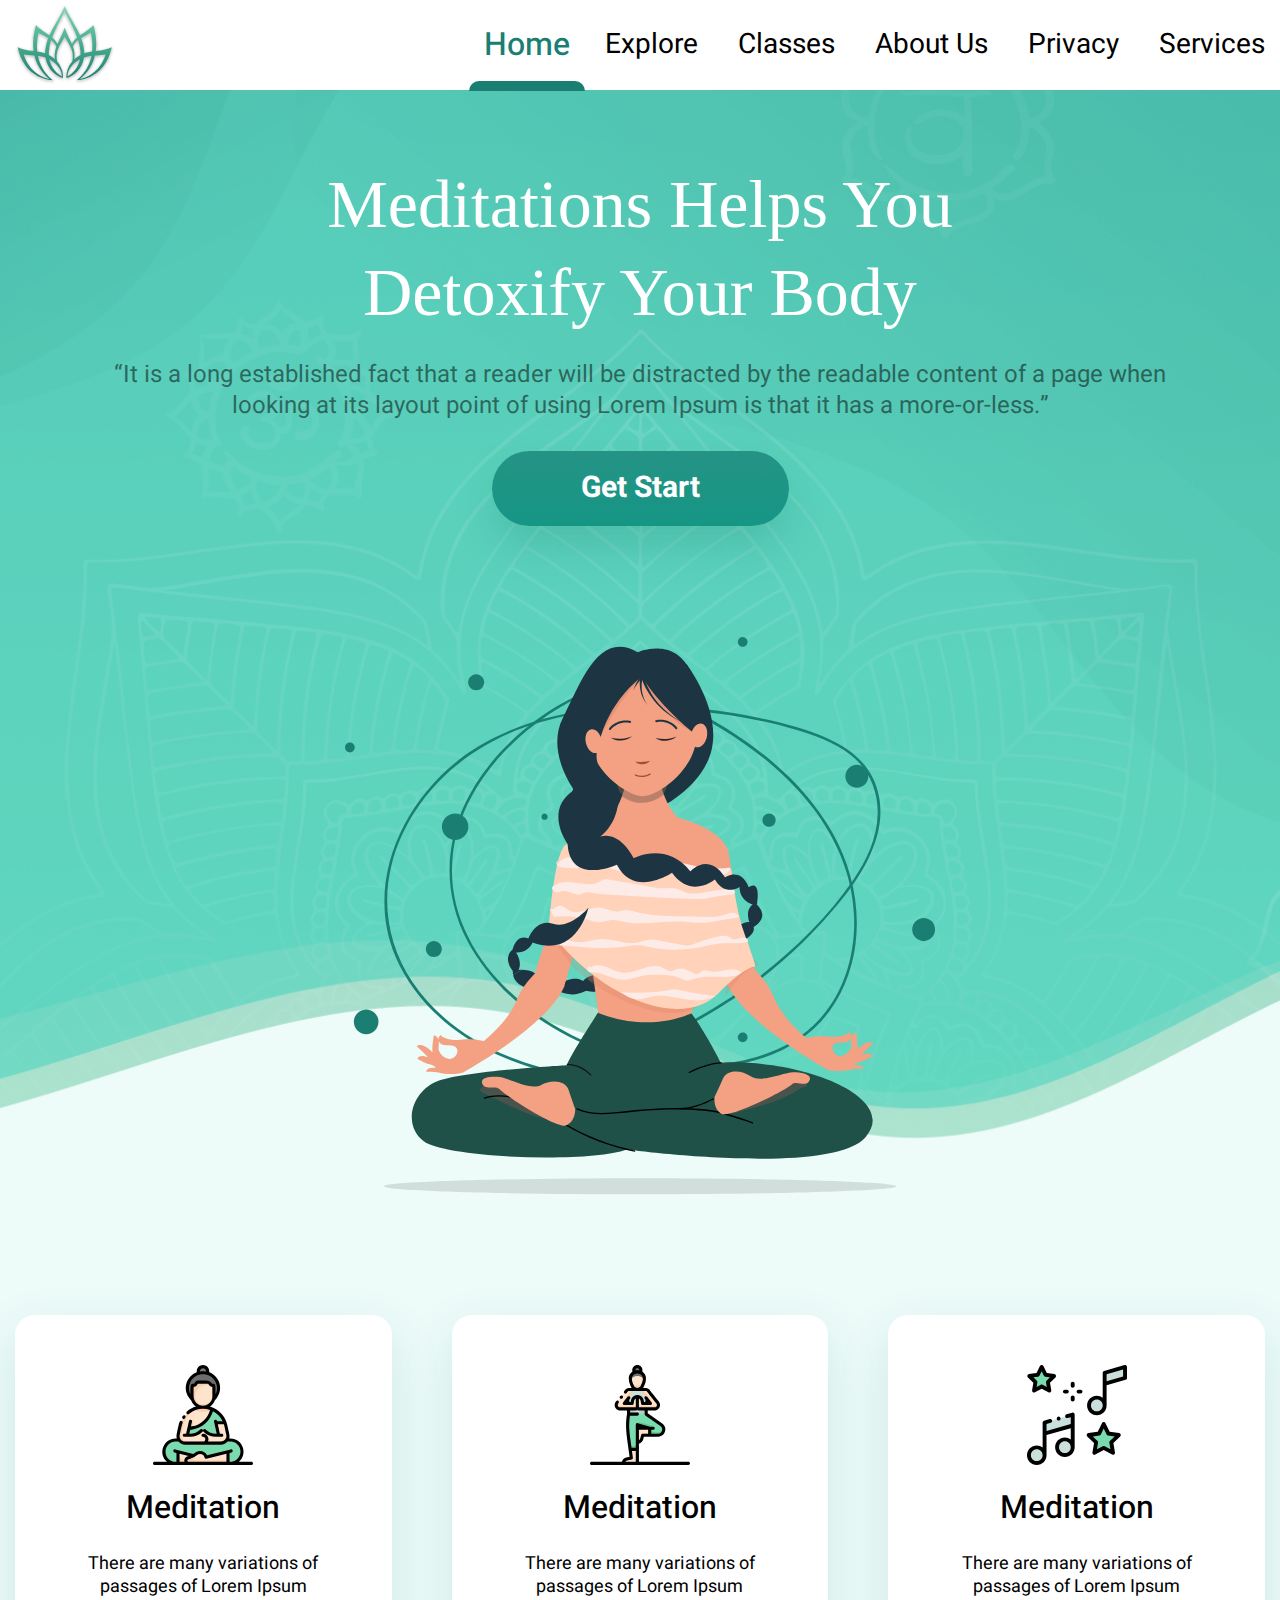
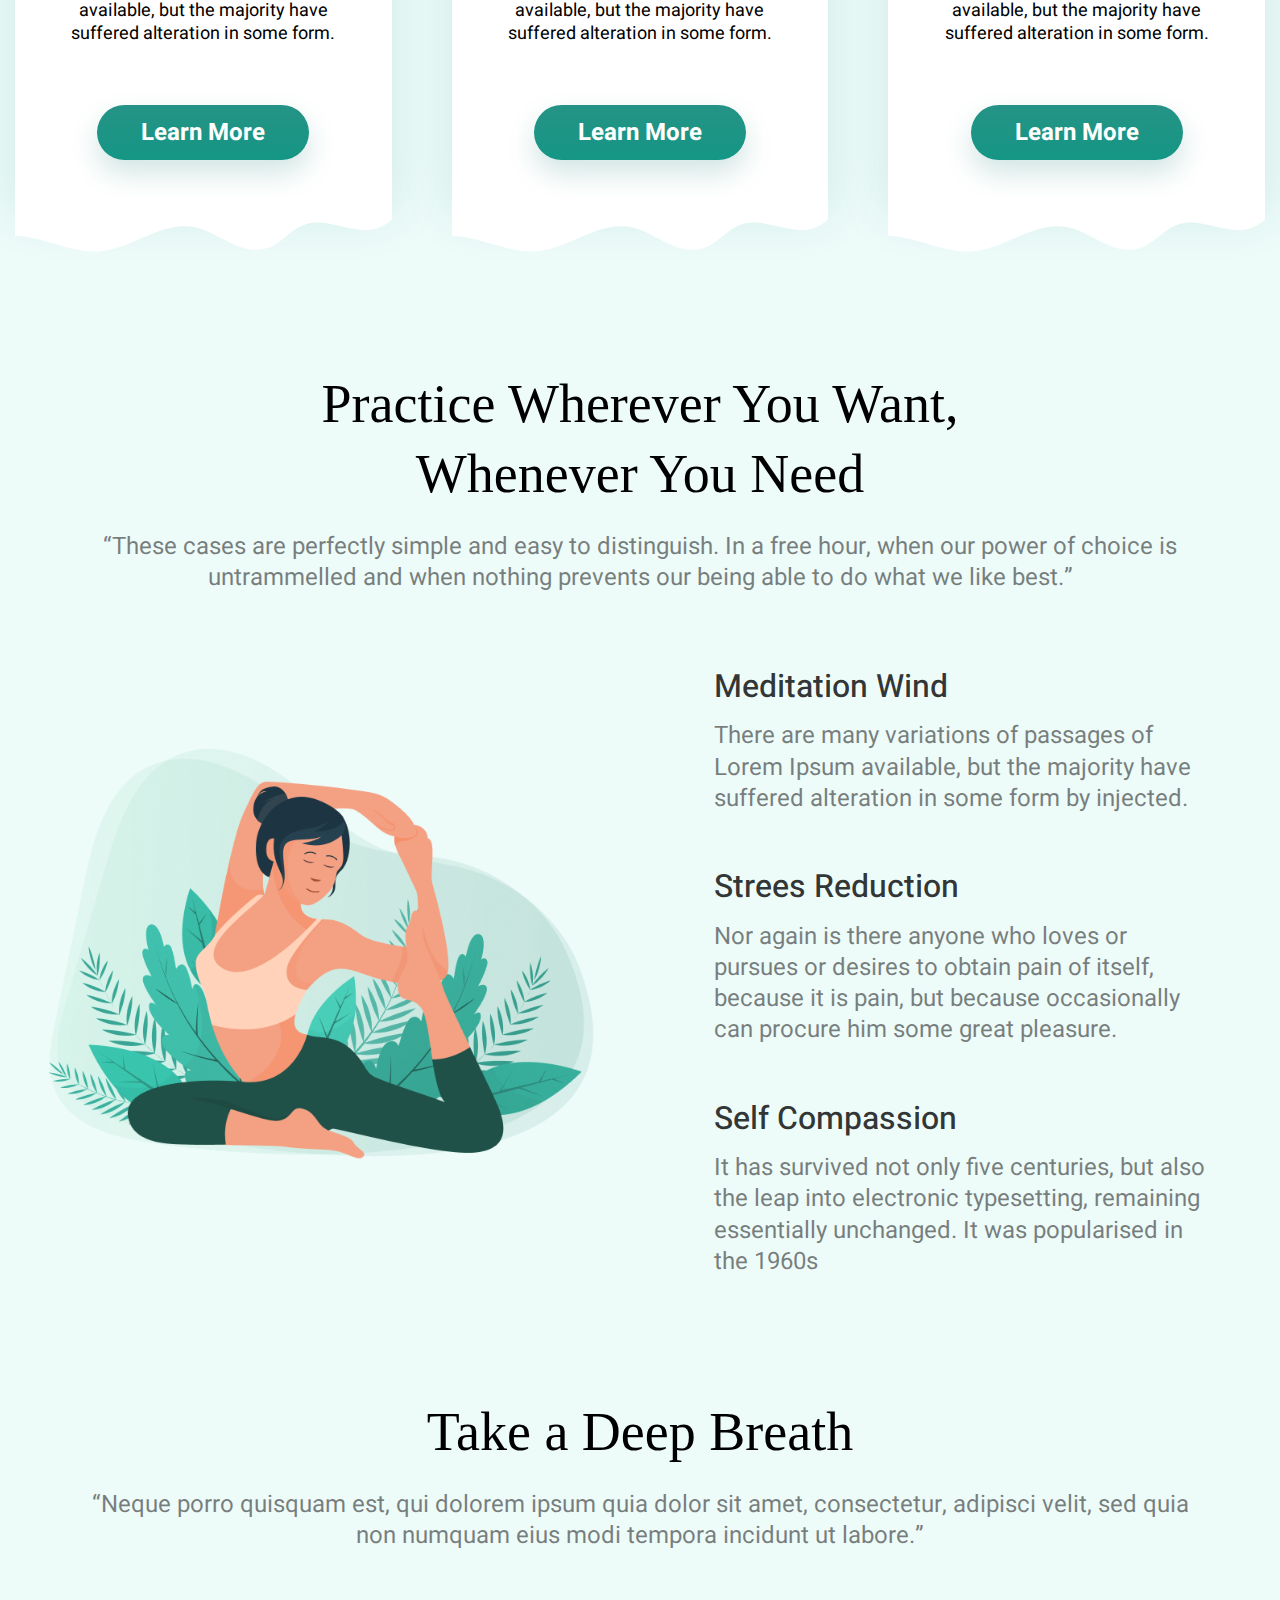
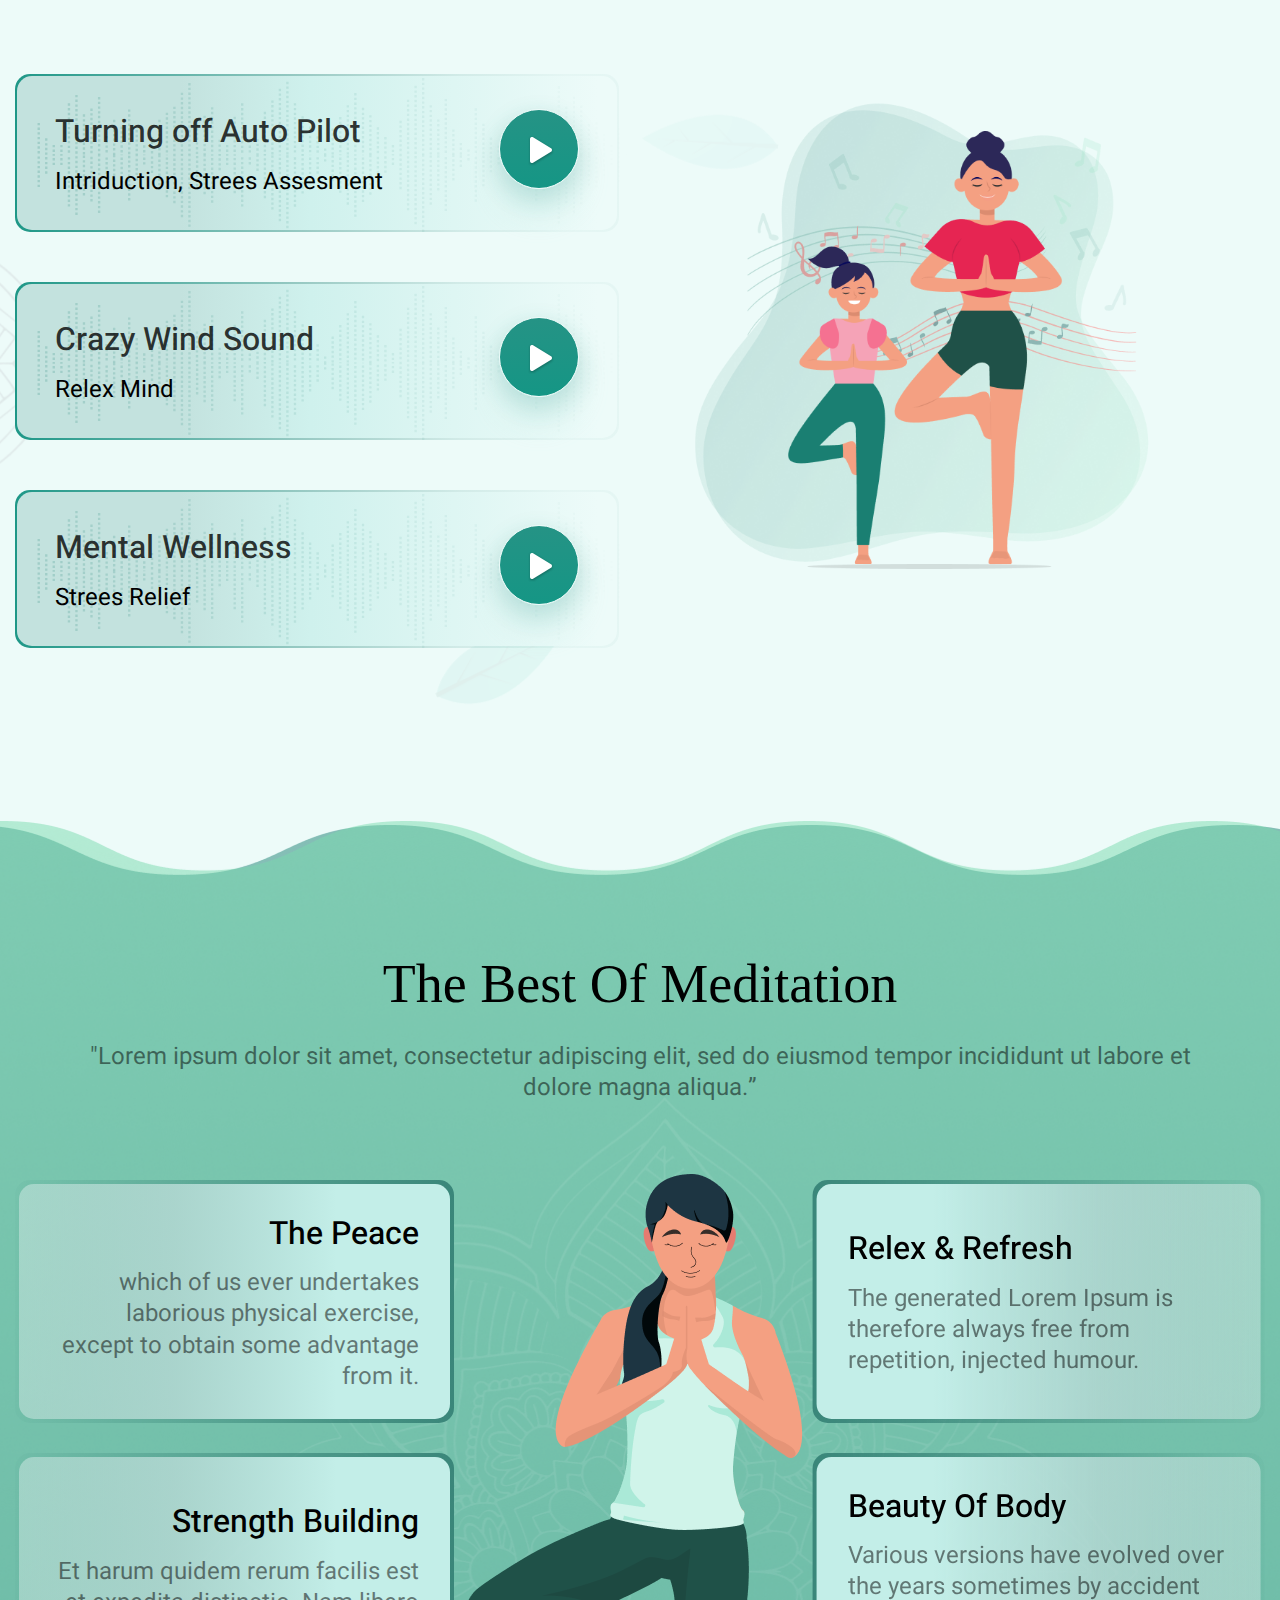
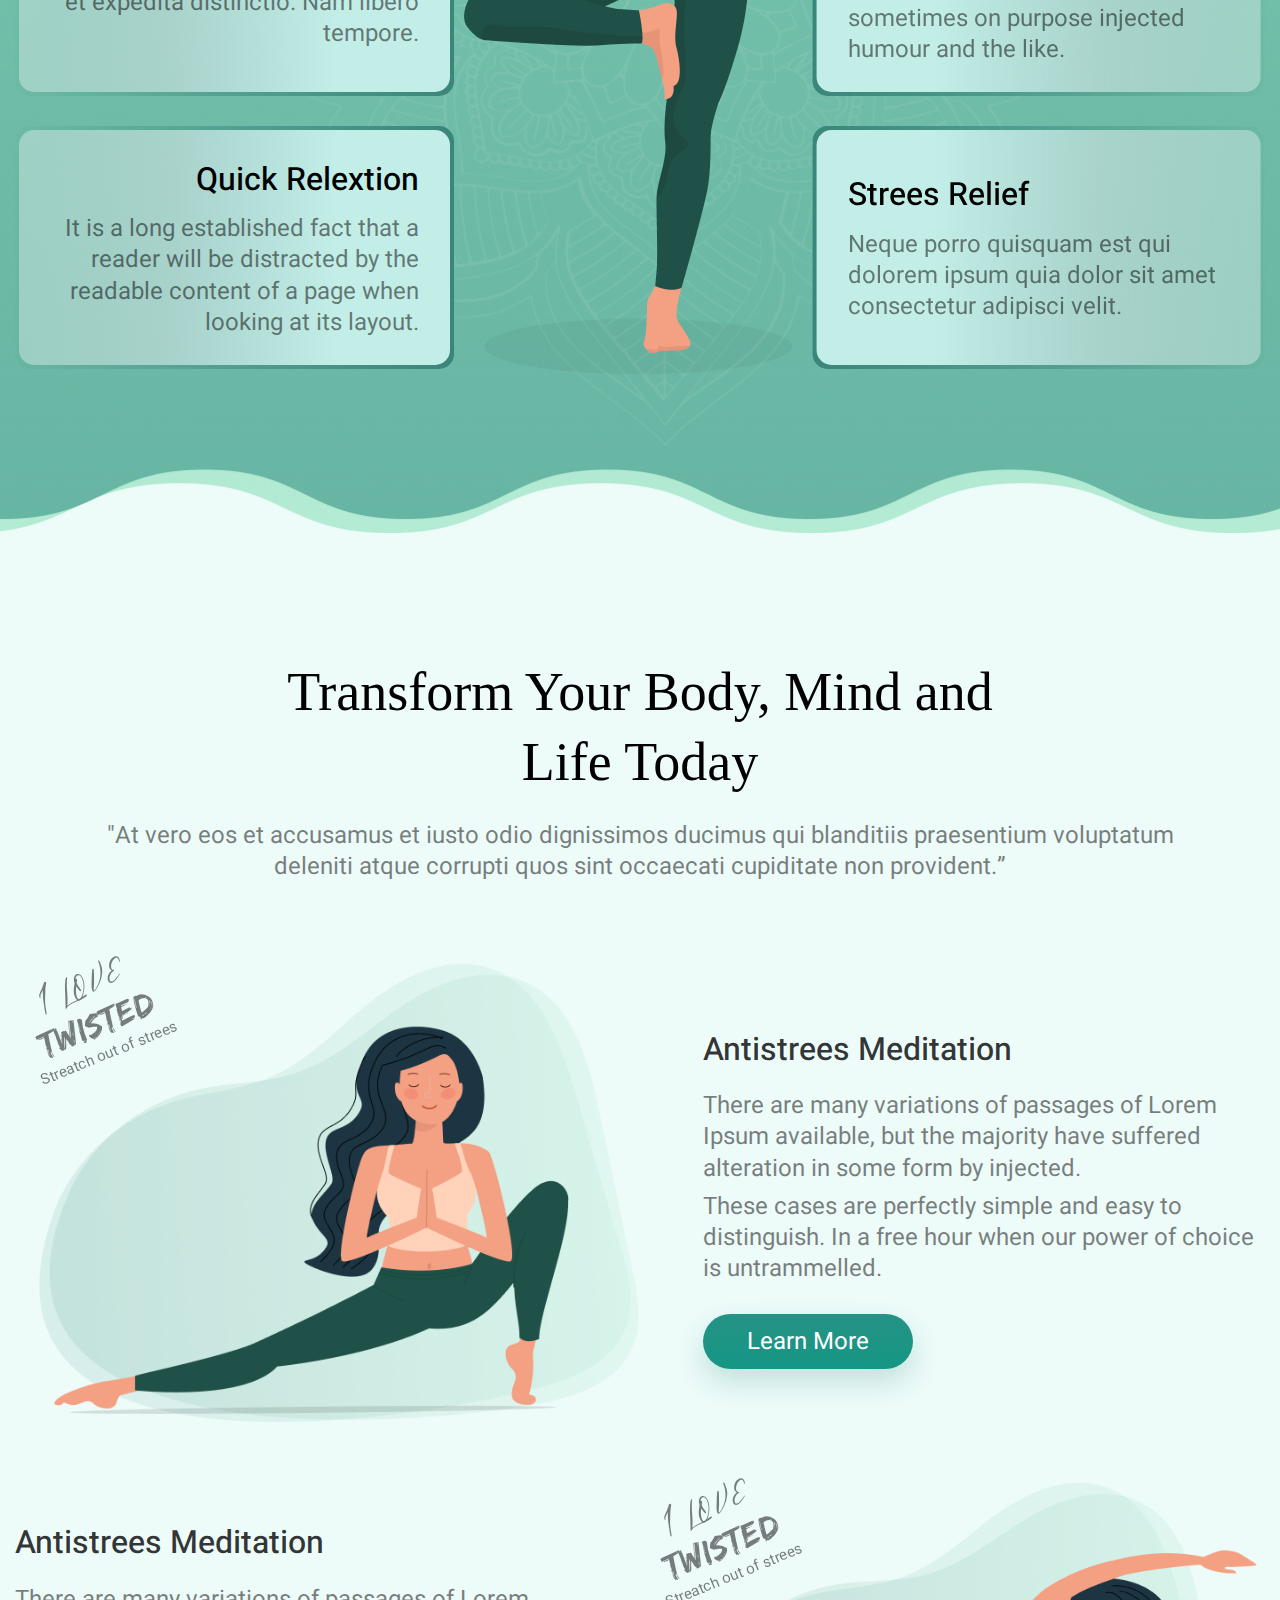
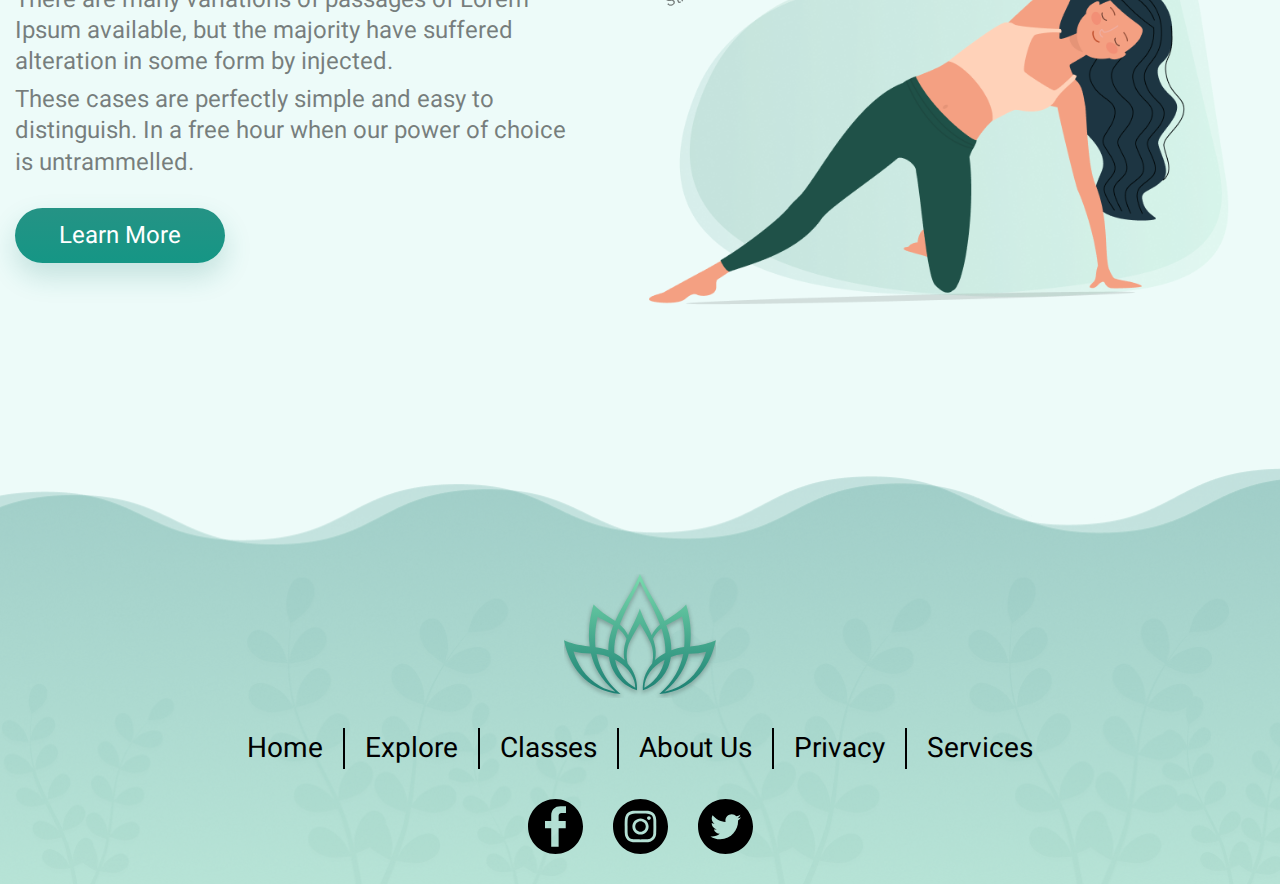
<file: index.html>
<!DOCTYPE html>
<html lang="en">
<head>
	<meta charset="UTF-8">
	<meta name="viewport" content="width=device-width, initial-scale=1.0">
	<title>Meditation</title>
	<link rel="preconnect" href="https://fonts.googleapis.com">
	<link rel="preconnect" href="https://fonts.gstatic.com" crossorigin>
	<link href="https://fonts.googleapis.com/css2?family=Heebo:wght@400;500;700&family=Merienda+One&display=swap" rel="stylesheet">
	<link rel="stylesheet" type="text/css" href="css/main.css">
</head>
<body>
	<div class="wrapper">
		<header class="header">
			<div class="header__container _container">
				<a href="#" class="header__logo">
					<img src="img/header/logo.svg" alt="">
				</a>
				<div class="header__menu menu">
					<div class="menu__icon">
						<span></span>
					</div>
					<nav class="menu__body">
						<ul class="menu__list">
							<li class="menu__item"><a href="#" class="menu__link menu__link_active">Home</a><div class="menu__line"></div></li>
							<li class="menu__item"><a href="#" class="menu__link">Explore</a></li>
							<li class="menu__item"><a href="#" class="menu__link">Classes</a></li>
							<li class="menu__item"><a href="#" class="menu__link">About Us</a></li>
							<li class="menu__item"><a href="#" class="menu__link">Privacy</a></li>
							<li class="menu__item"><a href="#" class="menu__link">Services</a></li>
						</ul>
					</nav>
				</div>
			</div>
		</header>
		<main class="page">
			<section class="page__main-block main-block">
				<div class="main-block__container _container">
					<div class="main-block__body">
						<h1 class="main-block__title">Meditations Helps You Detoxify Your Body</h1>
						<div class="main-block__text">“It is a long established fact that a reader will be distracted by the readable content of a page when looking at its layout point of using Lorem Ipsum is that it has a more-or-less.”</div>
						<a href="#" class="main-block__button button">Get Start</a>
					</div>
					<div class="main-block__img">
						<img src="img/main_page/vector.svg" alt="girl">
					</div>
				</div>
				<div class="main-block__image _ibg">
					<img src="img/main_page/bg.png" alt="bg">
				</div>
			</section>
			<div class="page__advantages advantages">
				<div class="advantages__container _container">
					<div class="advantages__body">
						<div class="advantages__column">
							<div class="advantages__card card">
								<div class="card__body">
									<div class="card__wrapp">
										<div class="card__icon">
											<img src="img/advantages__icons/01.svg" alt="icon">
										</div>
										<div class="card__title">Meditation</div>
										<div class="card__text">There are many variations of passages of Lorem Ipsum available, but the majority have suffered alteration in some form.</div>
									</div>
									<a href="#" class="card__button button">Learn More</a>
								</div>
								<div class="card__foun"></div>
							</div>
						</div>
						<div class="advantages__column">
							<div class="advantages__card card">
								<div class="card__body">
									<div class="card__wrapp">
										<div class="card__icon">
											<img src="img/advantages__icons/02.svg" alt="icon">
										</div>
										<div class="card__title">Meditation</div>
										<div class="card__text">There are many variations of passages of Lorem Ipsum available, but the majority have suffered alteration in some form.</div>
									</div>
									<a href="#" class="card__button button">Learn More</a>
								</div>
								<div class="card__foun"></div>
							</div>
						</div>
						<div class="advantages__column">
							<div class="advantages__card card">
								<div class="card__body">
									<div class="card__wrapp">
										<div class="card__icon">
											<img src="img/advantages__icons/03.svg" alt="icon">
										</div>
										<div class="card__title">Meditation</div>
										<div class="card__text">There are many variations of passages of Lorem Ipsum available, but the majority have suffered alteration in some form.</div>
									</div>
									<a href="#" class="card__button button">Learn More</a>
								</div>
								<div class="card__foun"></div>
							</div>
						</div>
					</div>
				</div>
			</div>
			<section class="page__practice practice">
				<div class="practice__container _container">
					<div class="practice__top-body title-block">
						<h2 class="title-block__title">Practice Wherever You Want, Whenever You Need</h2>
						<div class="title-block__text">“These cases are perfectly simple and easy to distinguish. In a free hour, when our power of choice is untrammelled and when nothing prevents our being able to do what we like best.”</div>
					</div>
					<div class="practice__bottom-body">
						<div class="practice__img">
							<img src="img/article/vector.png" alt="">
						</div>
						<div class="practice__articles">
							<div class="practice__column">
								<a href="#" class="practice__article article">
									<div class="article__body">
										<div class="article__title">Meditation Wind</div>
										<div class="article__text">There are many variations of passages of Lorem Ipsum available, but the majority have suffered alteration in some form by injected.</div>
									</div>
									<div class="article__arrow">
										<div></div>
									</div>
								</a>
							</div>
							<div class="practice__column">
								<a href="#" class="practice__article article">
									<div class="article__body">
										<div class="article__title">Strees Reduction</div>
										<div class="article__text">Nor again is there anyone who loves or pursues or desires to obtain pain of itself, because it is pain, but because occasionally can procure him some great pleasure.</div>
									</div>
									<div class="article__arrow">
										<div></div>
									</div>
								</a>
							</div>
							<div class="practice__column">
								<a href="#" class="practice__article article">
									<div class="article__body">
										<div class="article__title">Self Compassion</div>
										<div class="article__text">It has survived not only five centuries, but also the leap into electronic typesetting, remaining essentially unchanged. It was popularised in the 1960s</div>
									</div>
									<div class="article__arrow">
										<div></div>
									</div>
								</a>
							</div>
						</div>
					</div>
				</div>
			</section>
			<section class="page__music music _ibg">
				<div class="music__container _container">
					<div class="music__top title-block">
						<h2 class="title-block__title">Take a Deep Breath</h1>
						<div class="title-block__text">“Neque porro quisquam est, qui dolorem ipsum quia dolor sit amet, consectetur, adipisci velit, sed quia non numquam eius modi tempora incidunt ut labore.”</div>
					</div>
					<div class="music__bottom">
						<div class="music__soundes">
							<div class="music__column">
								<div class="music__sound-wrapper">
									<div class="music__sound sound _ibg">
										<div class="sound__body">
											<div class="sound__title">Turning off Auto Pilot</div>
											<div class="sound__description">Intriduction, Strees Assesment</div>
										</div>
										<div class="sound__player _defolt">
											<div class="sound__play-img">
												<img src="img/music/Vector.svg" alt="">
												<span></span>
											</div>
											<audio loop preload="auto" src="audio/Piano.mp3" class="sound__audio"></audio>
										</div>
										<img src="img/music/line.svg" class="sound__line" alt="">
									</div>
								</div>
							</div>
							<div class="music__column">
								<div class="music__sound-wrapper">
									<div class="music__sound sound _ibg">
										<div class="sound__body">
											<div class="sound__title">Crazy Wind Sound</div>
											<div class="sound__description">Relex Mind</div>
										</div>
										<div class="sound__player _defolt">
											<div class="sound__play-img">
												<img src="img/music/Vector.svg" alt="">
												<span></span>
											</div>
											<audio loop preload="auto" src="audio/buss.mp3" class="sound__audio"></audio>
										</div>
										<img src="img/music/line.svg" class="sound__line" alt="">
									</div>
								</div>
							</div>
							<div class="music__column">
								<div class="music__sound-wrapper">
									<div class="music__sound sound _ibg">
										<div class="sound__body">
											<div class="sound__title">Mental Wellness</div>
											<div class="sound__description">Strees Relief</div>
										</div>
										<div class="sound__player _defolt">
											<div class="sound__play-img">
												<img src="img/music/Vector.svg" alt="">
												<span></span>
											</div>
											<audio loop preload="auto" src="audio/synthesizer.mp3" class="sound__audio"></audio>
										</div>
										<img src="img/music/line.svg" class="sound__line" alt="">
									</div>
								</div>
							</div>
						</div>
						<div class="music__img">
							<img src="img/music/vector.png" alt="music">
						</div>
					</div>
				</div>
				<img src="img/music/background.png" class="music__image" alt="">
			</section>
			<section class="page__pluses pluses _ibg">
				<div class="pluses__container _container">
					<div class="pluses__top title-block">
						<h2 class="title-block__title">The Best Of Meditation</h1>
						<div class="title-block__text">"Lorem ipsum dolor sit amet, consectetur adipiscing elit, sed do eiusmod tempor incididunt ut labore et dolore magna aliqua.”</div>	
					</div>
					<div class="pluses__bottom">
						<div class="pluses__benefits">
							<div class="pluses__column">
								<div class="pluses__benefit-wrapper">
									<div class="pluses__benefit benefit">
										<div class="benefit__title">The Peace</div>
										<div class="benefit__text">which of us ever undertakes laborious physical exercise, except to obtain some advantage from it.</div>
									</div>
								</div>
							</div>
							<div class="pluses__column">
								<div class="pluses__benefit-wrapper">
									<div class="pluses__benefit benefit">
										<div class="benefit__title">Strength Building</div>
										<div class="benefit__text">Et harum quidem rerum facilis est et expedita distinctio. Nam libero tempore.</div>
									</div>
								</div>
							</div>
							<div class="pluses__column">
								<div class="pluses__benefit-wrapper">
									<div class="pluses__benefit benefit">
										<div class="benefit__title">Quick Relextion</div>
										<div class="benefit__text">It is a long established fact that a reader will be distracted by the readable content of a page when looking at its layout.</div>
									</div>
								</div>
							</div>
						</div>
						<div class="pluses__img">
							<img src="img/pluses/vector.png" alt="">
						</div>
						<div class="pluses__benefits">
							<div class="pluses__column">
								<div class="pluses__benefit-wrapper pluses__benefit-wrapper_right">
									<div class="pluses__benefit benefit  benefit_right">
										<div class="benefit__title benefit__title_right">Relex & Refresh</div>
										<div class="benefit__text benefit__text_right">The generated Lorem Ipsum is therefore always free from repetition, injected humour.</div>
									</div>
								</div>
							</div>
							<div class="pluses__column">
								<div class="pluses__benefit-wrapper pluses__benefit-wrapper_right">
									<div class="pluses__benefit benefit  benefit_right">
										<div class="benefit__title benefit__title_right">Beauty Of Body</div>
										<div class="benefit__text benefit__text_right">Various versions have evolved over the years  sometimes by accident sometimes on purpose injected humour and the like.</div>
									</div>
								</div>
							</div>
							<div class="pluses__column">
								<div class="pluses__benefit-wrapper pluses__benefit-wrapper_right">
									<div class="pluses__benefit benefit  benefit_right">
										<div class="benefit__title benefit__title_right">Strees Relief</div>
										<div class="benefit__text benefit__text_right">Neque porro quisquam est qui dolorem ipsum quia dolor sit amet consectetur adipisci velit.</div>
									</div>
								</div>
							</div>
						</div>
					</div>
				</div>
				<div class="pluses__image _ibg">
					<img src="img/pluses/Background.png" alt="">
				</div>
			</section>
			<section class="page__types-meditation types-meditation">
				<div class="types-meditation__container _container">
					<div class="types-meditation__top title-block">
						<h2 class="title-block__title">Transform Your Body, Mind and Life Today</h1>
						<div class="title-block__text">"At vero eos et accusamus et iusto odio dignissimos ducimus qui blanditiis praesentium voluptatum deleniti atque corrupti quos sint occaecati cupiditate non provident.”</div>	
					</div>
					<div class="types-meditation__bottom">
						<div class="types-meditation__block type-block">
							<div class="type-block__img">
								<img src="img/types-meditation/01.png" alt="types-meditation">
								<div class="type-block__body-text">
									<div class="type-block__love">I LOVE</div>
									<div class="type-block__type">TWISTED</div>
									<div class="type-block__about-type">Streatch out of strees</div>
								</div>
							</div>
							<div class="type-block__body">
								<div class="type-block__title">Antistrees Meditation</div>
								<div class="type-block__text">
									<div class="type-block__paragraph">There are many variations of passages of Lorem Ipsum available, but the majority have suffered alteration in some form by injected.</div>
									<div class="type-block__paragraph">These cases are perfectly simple and easy to distinguish. In a free hour when our power of choice is untrammelled.</div>
								</div>
								<a href="#" class="type-block__button">
									<div>
										Learn More
									</div>
								</a>
							</div>
						</div>
						<div class="types-meditation__block type-block type-block__contrary">
							<div class="type-block__body">
								<div class="type-block__title">Antistrees Meditation</div>
								<div class="type-block__text">
									<div class="type-block__paragraph">There are many variations of passages of Lorem Ipsum available, but the majority have suffered alteration in some form by injected.</div>
									<div class="type-block__paragraph">These cases are perfectly simple and easy to distinguish. In a free hour when our power of choice is untrammelled.</div>
								</div>
								<a href="#" class="type-block__button">
									<div>
										Learn More
									</div>
								</a>
							</div>
							<div class="type-block__img">
								<img src="img/types-meditation/02.png" alt="types-meditation">
								<div class="type-block__body-text">
									<div class="type-block__love">I LOVE</div>
									<div class="type-block__type">TWISTED</div>
									<div class="type-block__about-type">Streatch out of strees</div>
								</div>
							</div>
						</div>
					</div>
				</div>
			</section>
		</main>
		<footer class="footer">
			<div class="footer__container _container">
				<div class="footer__logo">
					<img src="img/footer/logo.svg" alt="">
				</div>
				<nav class="footer__menu">
					<ul class="footer__list">
						<li class="footer__item"><a href="#" class="footer__link">Home</a></li>
						<li class="footer__item"><a href="#" class="footer__link">Explore</a></li>
						<li class="footer__item"><a href="#" class="footer__link">Classes</a></li>
						<li class="footer__item"><a href="#" class="footer__link">About Us</a></li>
						<li class="footer__item"><a href="#" class="footer__link">Privacy</a></li>
						<li class="footer__item"><a href="#" class="footer__link">Services</a></li>
					</ul>
				</nav>
				<div class="footer__menu-icon">
					<ul class="footer__list-icon">
						<li class="footer__item-icon"><a href="#" class="footer__link-icon"><img src="img/footer/ic_facebook.svg" alt=""></a></li>
						<li class="footer__item-icon"><a href="#" class="footer__link-icon"><img src="img/footer/ic_instagram.svg" alt=""></a></li>
						<li class="footer__item-icon"><a href="#" class="footer__link-icon"><img src="img/footer/ic_twitter.svg" alt=""></a></li>
					</ul>
				</div>
			</div>
			<div class="footer__image _ibg">
				<img src="img/footer/background.png" alt="">
			</div>
		</footer>
	</div>
	<script src="js/script.js"></script>
</body>
</html>
</file>
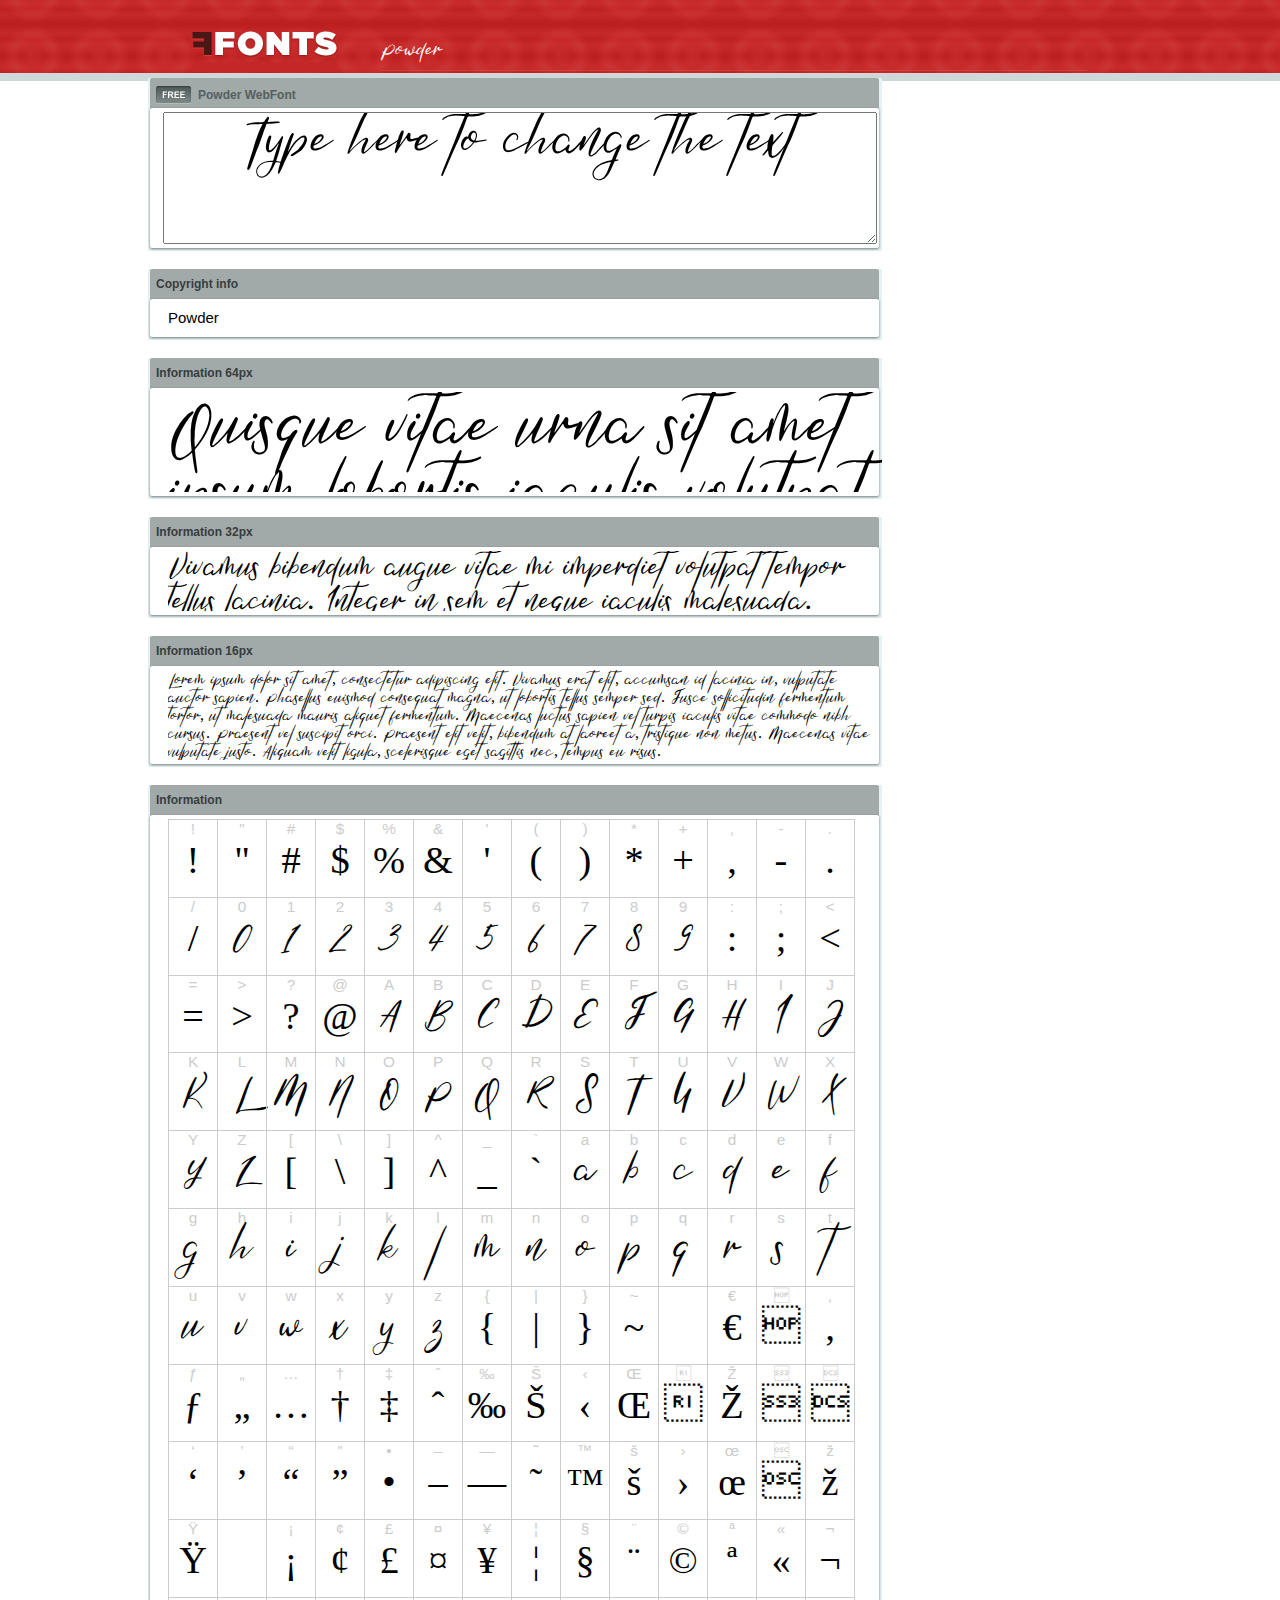
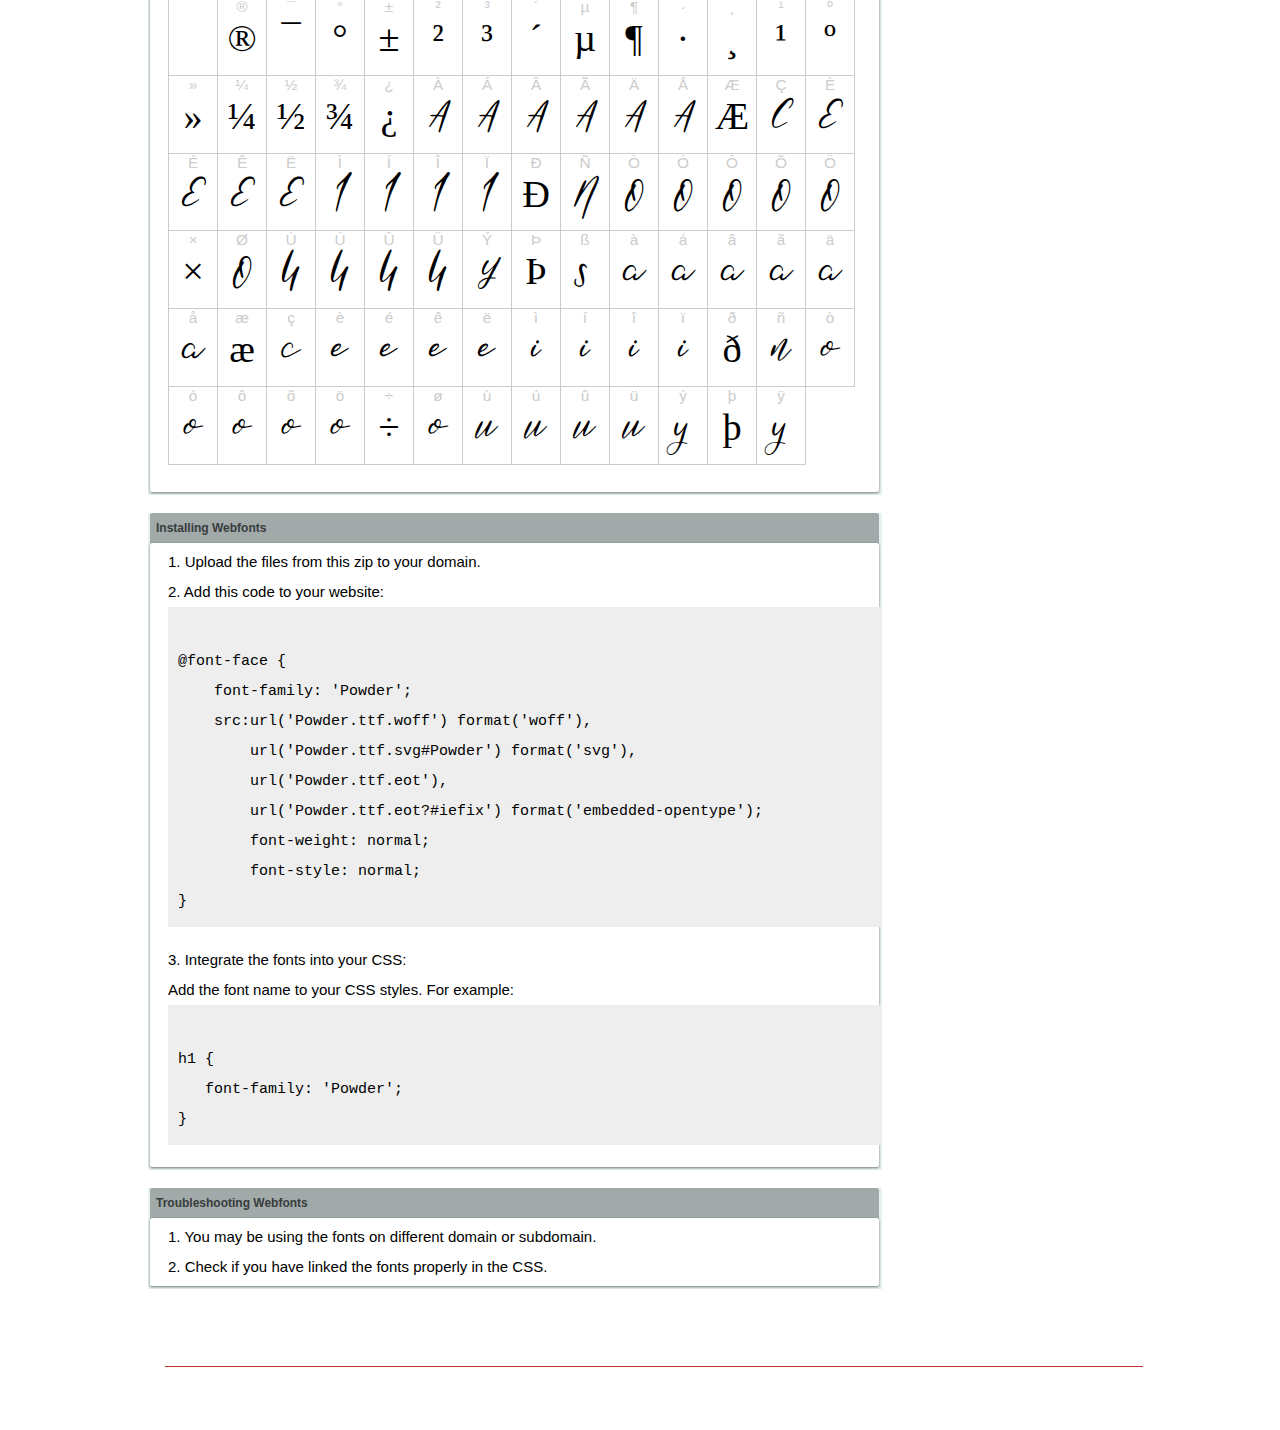
<file: fonts/powder/example.html>
<!DOCTYPE html PUBLIC "-//W3C//DTD XHTML 1.0 Transitional//EN" "http://www.w3.org/TR/xhtml1/DTD/xhtml1-transitional.dtd">
<html xmlns="http://www.w3.org/1999/xhtml">
<head>
<meta http-equiv="Content-Type" content="text/html; charset=UTF-8" />
<title>Powder WebFont</title>
<meta name="description" content="Powder WebFont" />
<meta name="keywords" content="Powder WebFont" />
<style type="text/css">
@font-face {
  font-family: 'Powder';
    src:  url('Powder.ttf.woff') format('woff'),
    url('Powder.ttf.svg#Powder') format('svg'),
    url('Powder.ttf.eot'),
    url('Powder.eot?#iefix') format('embedded-opentype'); 
    font-weight: normal;
    font-style: normal;
}.examplefontl {
  font-family: 'Powder';  
  color: black;
}
.examplefont {
  padding-bottom: 2em;
  overflow: hidden; 
  text-align: center;
}
.examplefont div {
  float: left;
  border: 1px solid #ccc;
  text-align: center;
  width: 1.25em;
  height: 2em;
  margin-right: -1px;
  margin-bottom: -1px;
  font-size: 3.2em; 
}
.examplefont div .defaultC {
  color: #ccc;
  font-family: arial, sans-serif;
  font-size: .4em;
  display: block;
}
*{margin:0;padding:0;}
body{margin:0px;padding:0px;background:#FFFFFF url(images/bgtile.gif?1) repeat-x;font-family:Arial, Helvetica, sans-serif;}
#header{background:url(images/headertile.gif);height:73px;margin:0px;overflow:hidden;}
#head{width:707px;float:left;height:31px;margin:39px 0 0 0;padding:0px;color:#ffffff;font-size:15px;border-bottom:1px solid #c94040;overflow:hidden;}
#head a{color:#ffffff;text-decoration:none;}
#headspan1{float:left;}
.container{width:994px;margin:0 auto;padding:0px;overflow:hidden;}
#content{width:734px;margin:5px 0px 0px 5px;float:left;padding:0px;font-size:12px;display:inline;color:#868e8e;overflow:hidden;}
.fontbox{background:url(images/fontboxtile.gif);width:734px;margin:0 0 18px 0;padding:0;overflow:hidden;}
.fontboxtop{background:url(images/fontboxtop.gif) no-repeat top left;height:18px;font-size:12px;color:#373d3d;width:718px;padding:8px;margin:0;overflow:hidden;}
.fontboxtop a{color:#373d3d;text-decoration:none;}
.fontboxspan1{background:url(images/free.gif) no-repeat;padding:2px 0 2px 42px;float:left;}
h6{background:url(images/logo.gif) top left no-repeat;width:230px;height:73px;margin:0px 0px 0px 7px;float:left;}
h6 a{display:block;height:73px;}
h6 a span{display:none;}
h1{display:inline;font-size:12px;font-weight:bold;color:#546060;padding:0px;float:left;}
.btn{border:0;margin:0;background:url('images/button.gif');background-repeat:repeat-x;color:#fff;width:127px;height:28px;font-size:17px;}
.inputsubtmi{border:1px solid #e1ebeb;border-bottom:2px solid #c7d1d1;padding:6px;margin:0 0 8px 0;}
.partner{font-size:16px;font-weight:bold;color:#000000;padding:0px;margin:39px 0px 12px 30px;}
.fontboxspan1notfree{padding:2px 0 2px 42px;float:left;}
#footer{height:123px;margin:0px;padding:0px;background:url(http://www.altfonts.com/images/foottile.gif);}
#foot{width:1005px;height:123px;background:url(http://www.altfonts.com/images/foot.gif) top left no-repeat;margin:0 auto;padding:0px;}
#copyright{height:31px;padding:28px 0 0 118px;margin:0 0 0 27px;border-bottom:1px solid #c33636;font-size:14px;color:#4a1616;}
code {
	white-space: pre;
	background-color: #eee;
	display: block;
	padding: 10px;
	margin-bottom: 18px;
	overflow: auto;
}    
</style>
</head>
<body>
<div id="header">
<div class="container">
<h6><a href="http://webfonts.ffonts.net" title="WebFonts"><span>WebFonts</span></a></h6>
<div id="head">
<span id="headspan1">
   <span style="font-family: 'Powder';font-size: 20px; color: white;">Powder</span> 
</span>
</div>
</div>
</div>
<div class="container">
<div id="content">
<!-- WebFont --> 
<div class="fontbox">
<div class="fontboxtop"><span class="fontboxspan1"><h1>Powder WebFont</h1></span></div>
 <textarea id="txtAreaTryFont" cols="" rows="2" style="font-family: 'Powder';width:97%; font-size: 50px; height: 130px;text-align: center;margin-left: 15px;" 
           onclick="if (this.value=='Type here to change the text') this.value=''">Type here to change the text</textarea>
<img src="images/fontboxbottom.gif" width="734" height="7" alt="" />
</div>
<div class="fontbox">
<div class="fontboxtop"><b>Copyright info</b></div>
<div style="text-align: left;margin-left:20px;color: black;font-size:15px;line-height:200%">
 Powder
</div>
<img src="images/fontboxbottom.gif" width="734" height="7" alt="" />
</div>
<div class="fontbox">
<div class="fontboxtop"><b>Information 64px</b></div>
<div style="font-family: 'Powder';margin-left:20px;font-size:64px;color:black;float: left;display: inline; overflow: hidden;height:100px;">
 Quisque vitae urna sit amet ipsum lobortis iaculis volutpat sit amet nibh. 
</div>
<img src="images/fontboxbottom.gif" width="734" height="7" alt="" />
</div>
<div class="fontbox">
<div class="fontboxtop"><b>Information 32px</b></div>
<div style="font-family: 'Powder';margin-left:20px;font-size:30px;color:black;float: left;display: inline; overflow: hidden;height:60px;">
 Vivamus bibendum augue vitae mi imperdiet volutpat tempor tellus lacinia. Integer in sem et neque iaculis malesuada. 
</div>
<img src="images/fontboxbottom.gif" width="734" height="7" alt="" />
</div>
<div class="fontbox">
<div class="fontboxtop"><b>Information 16px</b></div>
<div style="font-family: 'Powder';margin-left:20px;font-size:16px;color:black;float: left;display: inline; overflow: hidden;">
 Lorem ipsum dolor sit amet, consectetur adipiscing elit. Vivamus erat elit, accumsan id lacinia in, vulputate auctor sapien. Phasellus euismod consequat magna, ut lobortis tellus semper sed. Fusce sollicitudin fermentum tortor, ut malesuada mauris aliquet fermentum. Maecenas luctus sapien vel turpis iaculis vitae commodo nibh cursus. Praesent vel suscipit orci. Praesent elit velit, bibendum at laoreet a, tristique non metus. Maecenas vitae vulputate justo. Aliquam velit ligula, scelerisque eget sagittis nec, tempus eu risus. 
</div>
<img src="images/fontboxbottom.gif" width="734" height="7" alt="" />
</div>
<div class="fontbox">
<div class="fontboxtop"><b>Information</b></div>
<div class="examplefont examplefontl" style="text-align: center;margin-left:20px;">
 <div><span class="defaultC">&#33;</span><span>&#33;</span></div><div><span class="defaultC">&#34;</span><span>&#34;</span></div><div><span class="defaultC">&#35;</span><span>&#35;</span></div><div><span class="defaultC">&#36;</span><span>&#36;</span></div><div><span class="defaultC">&#37;</span><span>&#37;</span></div><div><span class="defaultC">&#38;</span><span>&#38;</span></div><div><span class="defaultC">&#39;</span><span>&#39;</span></div><div><span class="defaultC">&#40;</span><span>&#40;</span></div><div><span class="defaultC">&#41;</span><span>&#41;</span></div><div><span class="defaultC">&#42;</span><span>&#42;</span></div><div><span class="defaultC">&#43;</span><span>&#43;</span></div><div><span class="defaultC">&#44;</span><span>&#44;</span></div><div><span class="defaultC">&#45;</span><span>&#45;</span></div><div><span class="defaultC">&#46;</span><span>&#46;</span></div><div><span class="defaultC">&#47;</span><span>&#47;</span></div><div><span class="defaultC">&#48;</span><span>&#48;</span></div><div><span class="defaultC">&#49;</span><span>&#49;</span></div><div><span class="defaultC">&#50;</span><span>&#50;</span></div><div><span class="defaultC">&#51;</span><span>&#51;</span></div><div><span class="defaultC">&#52;</span><span>&#52;</span></div><div><span class="defaultC">&#53;</span><span>&#53;</span></div><div><span class="defaultC">&#54;</span><span>&#54;</span></div><div><span class="defaultC">&#55;</span><span>&#55;</span></div><div><span class="defaultC">&#56;</span><span>&#56;</span></div><div><span class="defaultC">&#57;</span><span>&#57;</span></div><div><span class="defaultC">&#58;</span><span>&#58;</span></div><div><span class="defaultC">&#59;</span><span>&#59;</span></div><div><span class="defaultC">&#60;</span><span>&#60;</span></div><div><span class="defaultC">&#61;</span><span>&#61;</span></div><div><span class="defaultC">&#62;</span><span>&#62;</span></div><div><span class="defaultC">&#63;</span><span>&#63;</span></div><div><span class="defaultC">&#64;</span><span>&#64;</span></div><div><span class="defaultC">&#65;</span><span>&#65;</span></div><div><span class="defaultC">&#66;</span><span>&#66;</span></div><div><span class="defaultC">&#67;</span><span>&#67;</span></div><div><span class="defaultC">&#68;</span><span>&#68;</span></div><div><span class="defaultC">&#69;</span><span>&#69;</span></div><div><span class="defaultC">&#70;</span><span>&#70;</span></div><div><span class="defaultC">&#71;</span><span>&#71;</span></div><div><span class="defaultC">&#72;</span><span>&#72;</span></div><div><span class="defaultC">&#73;</span><span>&#73;</span></div><div><span class="defaultC">&#74;</span><span>&#74;</span></div><div><span class="defaultC">&#75;</span><span>&#75;</span></div><div><span class="defaultC">&#76;</span><span>&#76;</span></div><div><span class="defaultC">&#77;</span><span>&#77;</span></div><div><span class="defaultC">&#78;</span><span>&#78;</span></div><div><span class="defaultC">&#79;</span><span>&#79;</span></div><div><span class="defaultC">&#80;</span><span>&#80;</span></div><div><span class="defaultC">&#81;</span><span>&#81;</span></div><div><span class="defaultC">&#82;</span><span>&#82;</span></div><div><span class="defaultC">&#83;</span><span>&#83;</span></div><div><span class="defaultC">&#84;</span><span>&#84;</span></div><div><span class="defaultC">&#85;</span><span>&#85;</span></div><div><span class="defaultC">&#86;</span><span>&#86;</span></div><div><span class="defaultC">&#87;</span><span>&#87;</span></div><div><span class="defaultC">&#88;</span><span>&#88;</span></div><div><span class="defaultC">&#89;</span><span>&#89;</span></div><div><span class="defaultC">&#90;</span><span>&#90;</span></div><div><span class="defaultC">&#91;</span><span>&#91;</span></div><div><span class="defaultC">&#92;</span><span>&#92;</span></div><div><span class="defaultC">&#93;</span><span>&#93;</span></div><div><span class="defaultC">&#94;</span><span>&#94;</span></div><div><span class="defaultC">&#95;</span><span>&#95;</span></div><div><span class="defaultC">&#96;</span><span>&#96;</span></div><div><span class="defaultC">&#97;</span><span>&#97;</span></div><div><span class="defaultC">&#98;</span><span>&#98;</span></div><div><span class="defaultC">&#99;</span><span>&#99;</span></div><div><span class="defaultC">&#100;</span><span>&#100;</span></div><div><span class="defaultC">&#101;</span><span>&#101;</span></div><div><span class="defaultC">&#102;</span><span>&#102;</span></div><div><span class="defaultC">&#103;</span><span>&#103;</span></div><div><span class="defaultC">&#104;</span><span>&#104;</span></div><div><span class="defaultC">&#105;</span><span>&#105;</span></div><div><span class="defaultC">&#106;</span><span>&#106;</span></div><div><span class="defaultC">&#107;</span><span>&#107;</span></div><div><span class="defaultC">&#108;</span><span>&#108;</span></div><div><span class="defaultC">&#109;</span><span>&#109;</span></div><div><span class="defaultC">&#110;</span><span>&#110;</span></div><div><span class="defaultC">&#111;</span><span>&#111;</span></div><div><span class="defaultC">&#112;</span><span>&#112;</span></div><div><span class="defaultC">&#113;</span><span>&#113;</span></div><div><span class="defaultC">&#114;</span><span>&#114;</span></div><div><span class="defaultC">&#115;</span><span>&#115;</span></div><div><span class="defaultC">&#116;</span><span>&#116;</span></div><div><span class="defaultC">&#117;</span><span>&#117;</span></div><div><span class="defaultC">&#118;</span><span>&#118;</span></div><div><span class="defaultC">&#119;</span><span>&#119;</span></div><div><span class="defaultC">&#120;</span><span>&#120;</span></div><div><span class="defaultC">&#121;</span><span>&#121;</span></div><div><span class="defaultC">&#122;</span><span>&#122;</span></div><div><span class="defaultC">&#123;</span><span>&#123;</span></div><div><span class="defaultC">&#124;</span><span>&#124;</span></div><div><span class="defaultC">&#125;</span><span>&#125;</span></div><div><span class="defaultC">&#126;</span><span>&#126;</span></div><div><span class="defaultC">&#127;</span><span>&#127;</span></div><div><span class="defaultC">&#128;</span><span>&#128;</span></div><div><span class="defaultC">&#129;</span><span>&#129;</span></div><div><span class="defaultC">&#130;</span><span>&#130;</span></div><div><span class="defaultC">&#131;</span><span>&#131;</span></div><div><span class="defaultC">&#132;</span><span>&#132;</span></div><div><span class="defaultC">&#133;</span><span>&#133;</span></div><div><span class="defaultC">&#134;</span><span>&#134;</span></div><div><span class="defaultC">&#135;</span><span>&#135;</span></div><div><span class="defaultC">&#136;</span><span>&#136;</span></div><div><span class="defaultC">&#137;</span><span>&#137;</span></div><div><span class="defaultC">&#138;</span><span>&#138;</span></div><div><span class="defaultC">&#139;</span><span>&#139;</span></div><div><span class="defaultC">&#140;</span><span>&#140;</span></div><div><span class="defaultC">&#141;</span><span>&#141;</span></div><div><span class="defaultC">&#142;</span><span>&#142;</span></div><div><span class="defaultC">&#143;</span><span>&#143;</span></div><div><span class="defaultC">&#144;</span><span>&#144;</span></div><div><span class="defaultC">&#145;</span><span>&#145;</span></div><div><span class="defaultC">&#146;</span><span>&#146;</span></div><div><span class="defaultC">&#147;</span><span>&#147;</span></div><div><span class="defaultC">&#148;</span><span>&#148;</span></div><div><span class="defaultC">&#149;</span><span>&#149;</span></div><div><span class="defaultC">&#150;</span><span>&#150;</span></div><div><span class="defaultC">&#151;</span><span>&#151;</span></div><div><span class="defaultC">&#152;</span><span>&#152;</span></div><div><span class="defaultC">&#153;</span><span>&#153;</span></div><div><span class="defaultC">&#154;</span><span>&#154;</span></div><div><span class="defaultC">&#155;</span><span>&#155;</span></div><div><span class="defaultC">&#156;</span><span>&#156;</span></div><div><span class="defaultC">&#157;</span><span>&#157;</span></div><div><span class="defaultC">&#158;</span><span>&#158;</span></div><div><span class="defaultC">&#159;</span><span>&#159;</span></div><div><span class="defaultC">&#160;</span><span>&#160;</span></div><div><span class="defaultC">&#161;</span><span>&#161;</span></div><div><span class="defaultC">&#162;</span><span>&#162;</span></div><div><span class="defaultC">&#163;</span><span>&#163;</span></div><div><span class="defaultC">&#164;</span><span>&#164;</span></div><div><span class="defaultC">&#165;</span><span>&#165;</span></div><div><span class="defaultC">&#166;</span><span>&#166;</span></div><div><span class="defaultC">&#167;</span><span>&#167;</span></div><div><span class="defaultC">&#168;</span><span>&#168;</span></div><div><span class="defaultC">&#169;</span><span>&#169;</span></div><div><span class="defaultC">&#170;</span><span>&#170;</span></div><div><span class="defaultC">&#171;</span><span>&#171;</span></div><div><span class="defaultC">&#172;</span><span>&#172;</span></div><div><span class="defaultC">&#173;</span><span>&#173;</span></div><div><span class="defaultC">&#174;</span><span>&#174;</span></div><div><span class="defaultC">&#175;</span><span>&#175;</span></div><div><span class="defaultC">&#176;</span><span>&#176;</span></div><div><span class="defaultC">&#177;</span><span>&#177;</span></div><div><span class="defaultC">&#178;</span><span>&#178;</span></div><div><span class="defaultC">&#179;</span><span>&#179;</span></div><div><span class="defaultC">&#180;</span><span>&#180;</span></div><div><span class="defaultC">&#181;</span><span>&#181;</span></div><div><span class="defaultC">&#182;</span><span>&#182;</span></div><div><span class="defaultC">&#183;</span><span>&#183;</span></div><div><span class="defaultC">&#184;</span><span>&#184;</span></div><div><span class="defaultC">&#185;</span><span>&#185;</span></div><div><span class="defaultC">&#186;</span><span>&#186;</span></div><div><span class="defaultC">&#187;</span><span>&#187;</span></div><div><span class="defaultC">&#188;</span><span>&#188;</span></div><div><span class="defaultC">&#189;</span><span>&#189;</span></div><div><span class="defaultC">&#190;</span><span>&#190;</span></div><div><span class="defaultC">&#191;</span><span>&#191;</span></div><div><span class="defaultC">&#192;</span><span>&#192;</span></div><div><span class="defaultC">&#193;</span><span>&#193;</span></div><div><span class="defaultC">&#194;</span><span>&#194;</span></div><div><span class="defaultC">&#195;</span><span>&#195;</span></div><div><span class="defaultC">&#196;</span><span>&#196;</span></div><div><span class="defaultC">&#197;</span><span>&#197;</span></div><div><span class="defaultC">&#198;</span><span>&#198;</span></div><div><span class="defaultC">&#199;</span><span>&#199;</span></div><div><span class="defaultC">&#200;</span><span>&#200;</span></div><div><span class="defaultC">&#201;</span><span>&#201;</span></div><div><span class="defaultC">&#202;</span><span>&#202;</span></div><div><span class="defaultC">&#203;</span><span>&#203;</span></div><div><span class="defaultC">&#204;</span><span>&#204;</span></div><div><span class="defaultC">&#205;</span><span>&#205;</span></div><div><span class="defaultC">&#206;</span><span>&#206;</span></div><div><span class="defaultC">&#207;</span><span>&#207;</span></div><div><span class="defaultC">&#208;</span><span>&#208;</span></div><div><span class="defaultC">&#209;</span><span>&#209;</span></div><div><span class="defaultC">&#210;</span><span>&#210;</span></div><div><span class="defaultC">&#211;</span><span>&#211;</span></div><div><span class="defaultC">&#212;</span><span>&#212;</span></div><div><span class="defaultC">&#213;</span><span>&#213;</span></div><div><span class="defaultC">&#214;</span><span>&#214;</span></div><div><span class="defaultC">&#215;</span><span>&#215;</span></div><div><span class="defaultC">&#216;</span><span>&#216;</span></div><div><span class="defaultC">&#217;</span><span>&#217;</span></div><div><span class="defaultC">&#218;</span><span>&#218;</span></div><div><span class="defaultC">&#219;</span><span>&#219;</span></div><div><span class="defaultC">&#220;</span><span>&#220;</span></div><div><span class="defaultC">&#221;</span><span>&#221;</span></div><div><span class="defaultC">&#222;</span><span>&#222;</span></div><div><span class="defaultC">&#223;</span><span>&#223;</span></div><div><span class="defaultC">&#224;</span><span>&#224;</span></div><div><span class="defaultC">&#225;</span><span>&#225;</span></div><div><span class="defaultC">&#226;</span><span>&#226;</span></div><div><span class="defaultC">&#227;</span><span>&#227;</span></div><div><span class="defaultC">&#228;</span><span>&#228;</span></div><div><span class="defaultC">&#229;</span><span>&#229;</span></div><div><span class="defaultC">&#230;</span><span>&#230;</span></div><div><span class="defaultC">&#231;</span><span>&#231;</span></div><div><span class="defaultC">&#232;</span><span>&#232;</span></div><div><span class="defaultC">&#233;</span><span>&#233;</span></div><div><span class="defaultC">&#234;</span><span>&#234;</span></div><div><span class="defaultC">&#235;</span><span>&#235;</span></div><div><span class="defaultC">&#236;</span><span>&#236;</span></div><div><span class="defaultC">&#237;</span><span>&#237;</span></div><div><span class="defaultC">&#238;</span><span>&#238;</span></div><div><span class="defaultC">&#239;</span><span>&#239;</span></div><div><span class="defaultC">&#240;</span><span>&#240;</span></div><div><span class="defaultC">&#241;</span><span>&#241;</span></div><div><span class="defaultC">&#242;</span><span>&#242;</span></div><div><span class="defaultC">&#243;</span><span>&#243;</span></div><div><span class="defaultC">&#244;</span><span>&#244;</span></div><div><span class="defaultC">&#245;</span><span>&#245;</span></div><div><span class="defaultC">&#246;</span><span>&#246;</span></div><div><span class="defaultC">&#247;</span><span>&#247;</span></div><div><span class="defaultC">&#248;</span><span>&#248;</span></div><div><span class="defaultC">&#249;</span><span>&#249;</span></div><div><span class="defaultC">&#250;</span><span>&#250;</span></div><div><span class="defaultC">&#251;</span><span>&#251;</span></div><div><span class="defaultC">&#252;</span><span>&#252;</span></div><div><span class="defaultC">&#253;</span><span>&#253;</span></div><div><span class="defaultC">&#254;</span><span>&#254;</span></div><div><span class="defaultC">&#255;</span><span>&#255;</span></div> 
</div>
<img src="images/fontboxbottom.gif" width="734" height="7" alt="" />
</div>
<div class="fontbox">
<div class="fontboxtop"><b>Installing Webfonts</b></div>
<div style="text-align: left;margin-left:20px;color: black;font-size:15px;line-height:200%">
1. Upload the files from this zip to your domain.<br />
2. Add this code to your website:<br />
<code>
@font-face {
    font-family: 'Powder';
    src:url('Powder.ttf.woff') format('woff'),
        url('Powder.ttf.svg#Powder') format('svg'),
        url('Powder.ttf.eot'),
        url('Powder.ttf.eot?#iefix') format('embedded-opentype'); 
        font-weight: normal;
        font-style: normal;
}
</code>
3. Integrate the fonts into your CSS:<br />
Add the font name to your CSS styles. For example:
<code>
h1 { 
   font-family: 'Powder';
}  
</code>
</div>
<img src="images/fontboxbottom.gif" width="734" height="7" alt="" />
</div>
<div class="fontbox">
<div class="fontboxtop"><b>Troubleshooting Webfonts</b></div>
<div style="text-align: left;margin-left:20px;color: black;font-size:15px;line-height:200%">
1. You may be using the fonts on different domain or subdomain.<Br />
2. Check if you have linked the fonts properly in the CSS.<Br />
</div>
<img src="images/fontboxbottom.gif" width="734" height="7" alt="" />
</div>
</div>
</div>
<div id="footer">
<div id="foot">
<div id="copyright" style="font-size:11px;color:white;">&copy; - <a href="http://www.ffonts.net" title="Free Fonts" style="color:white;">Free Fonts by www.FFonts.net</a> - </div>
</div>
</div>

</body>
</html>
</file>
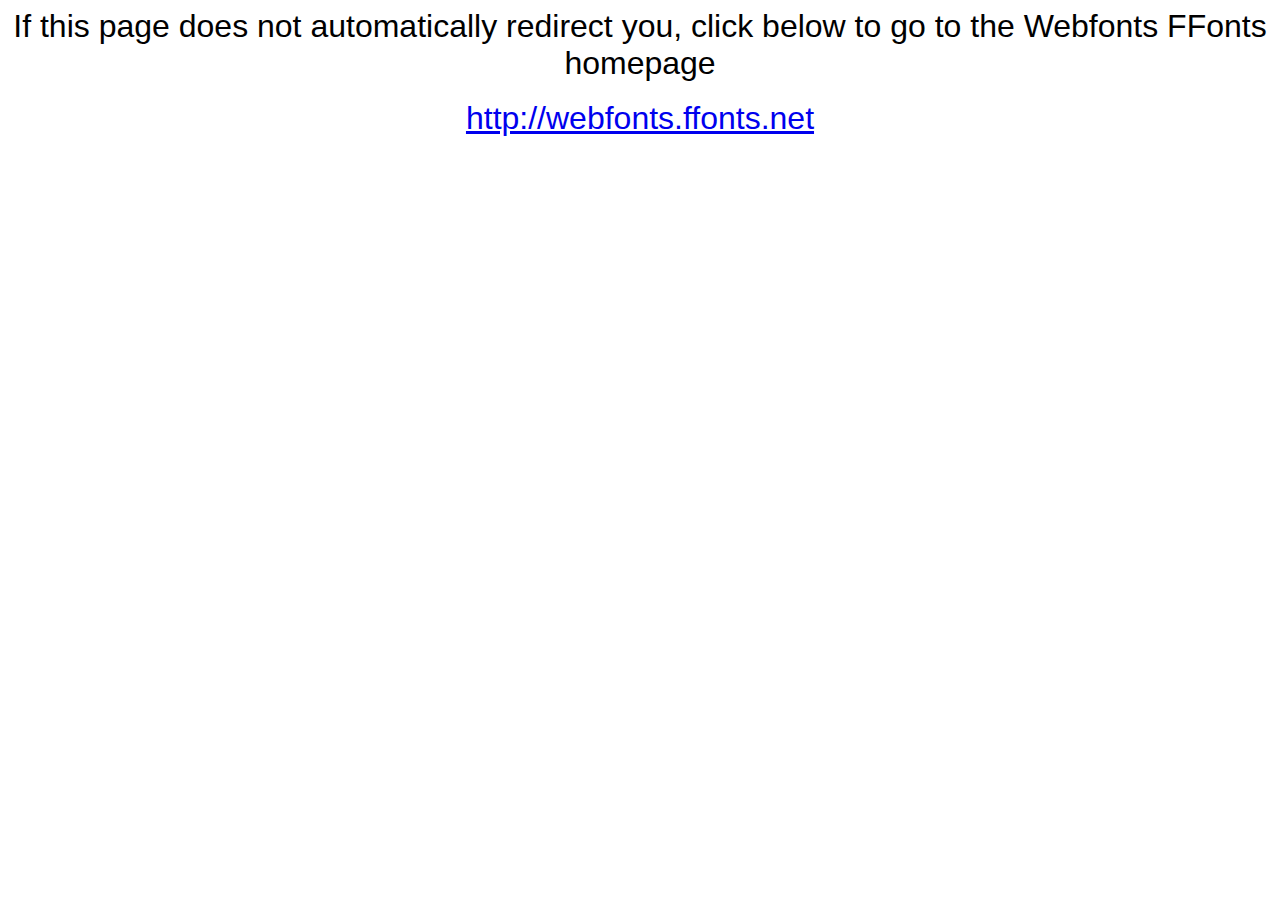
<file: fonts/powder/webfonts.ffonts.net.htm>
<HTML>
<HEAD>
<TITLE>Webfonts www.FFonts.net - Redirect</TITLE>
<meta http-equiv="refresh" content="1;url=http://webfonts.ffonts.net">
<script language="javascript">
<!-- 
//location.replace("http://webfonts.ffonts.net");
-->
</script>
</HEAD>

<BODY>
<CENTER>

<FONT FACE="Arial, Sans Serif, Verdana" SIZE=6>If this page does not automatically redirect you, click below to go to the Webfonts FFonts homepage</FONT>
<BR><BR>
<FONT FACE="Arial, Sans Serif, Verdana" SIZE=6><A HREF="http://webfonts.ffonts.net" TARGET="_top">http://webfonts.ffonts.net</A></FONT>

</CENTER>
</BODY>
</HTML>
</file>
<file: css/main.css>
@import url(https://allfont.ru/allfont.css?fonts=edo);
* {
  padding: 0;
  margin: 0;
  border: 0;
}

*, *:before, *:after {
  -webkit-box-sizing: border-box;
  box-sizing: border-box;
}

:focus, :active {
  outline: none;
}

a:focus, a:active {
  outline: none;
}

nav, footer, header, aside {
  display: block;
}

html, body {
  height: 100%;
  width: 100%;
  font-size: 100%;
  line-height: 1;
  font-family: "Heebo";
  font-size: 14px;
  -ms-text-size-adjust: 100%;
  -moz-text-size-adjust: 100%;
  -webkit-text-size-adjust: 100%;
}

input, button, textarea {
  font-family: inherit;
}

input::-ms-clear {
  display: none;
}

button {
  cursor: pointer;
}

button::-moz-focus-inner {
  padding: 0;
  border: 0;
}

a, a:visited {
  text-decoration: none;
}

a:hover {
  text-decoration: none;
}

ul li {
  list-style: none;
}

img {
  vertical-align: top;
}

h1, h2, h3, h4, h5, h6 {
  font-size: inherit;
  font-weight: 400;
}

/*--------------------*/
.wrapper {
  min-height: 100%;
  overflow: hidden;
  display: -webkit-box;
  display: -ms-flexbox;
  display: flex;
  -webkit-box-orient: vertical;
  -webkit-box-direction: normal;
      -ms-flex-direction: column;
          flex-direction: column;
}

._container {
  max-width: 1620px;
  padding: 0 15px;
  margin: 0 auto;
  -webkit-box-sizing: content-box;
          box-sizing: content-box;
}

._ibg {
  position: relative;
}

._ibg > img {
  position: absolute;
  width: 100%;
  height: 100%;
  top: 0;
  left: 0;
  -o-object-fit: cover;
     object-fit: cover;
}

/*-----------------------------------*/
@font-face {
  font-family: 'Powder';
  src: url("../fonts/powder/Powder.ttf.woff") format("woff"), url("../fonts/powder/Powder.ttf.svg#Powder") format("svg"), url("../fonts/powder/Powder.ttf.eot"), url("../fonts/powder/Powder.ttf.eot?#iefix") format("embedded-opentype");
  font-weight: normal;
  font-style: normal;
}

@font-face {
  font-family: 'Edo';
  src: local("Edo Regular"), local("Edo-Regular"), url("../fonts/edo/Edo.woff2") format("woff2"), url("../fonts/edo/Edo.woff") format("woff"), url("../fonts/edo/Edo.ttf") format("truetype");
  font-weight: 400;
  font-style: normal;
}

body._lock {
  overflow: hidden;
}

.header {
  width: 100%;
  background-color: #fff;
  padding: 10px 0;
  position: fixed;
  z-index: 50;
}

.header__container {
  display: -webkit-box;
  display: -ms-flexbox;
  display: flex;
  -webkit-box-align: center;
      -ms-flex-align: center;
          align-items: center;
  -webkit-box-pack: justify;
      -ms-flex-pack: justify;
          justify-content: space-between;
}

.header__logo {
  position: relative;
  z-index: 51;
  max-height: 110.08px;
  max-width: 139.18px;
}

.header__logo img {
  display: -webkit-box;
  display: -ms-flexbox;
  display: flex;
  height: 100%;
  width: 100%;
  -webkit-box-align: center;
      -ms-flex-align: center;
          align-items: center;
}

.menu__body {
  position: relative;
}

.menu__list {
  display: -webkit-box;
  display: -ms-flexbox;
  display: flex;
  -webkit-box-align: center;
      -ms-flex-align: center;
          align-items: center;
}

.menu__item:not(:last-child) {
  margin: 0 80px 0 0;
}

.menu__item:first-child {
  margin: 0 75px 0 0;
}

.menu__link {
  color: #000;
  font-size: 28px;
  line-height: calc(41/28*100%);
  -webkit-transition: color 0.2s ease 0s;
  transition: color 0.2s ease 0s;
}

.menu__link_active {
  font-weight: 500;
  font-size: 32px;
  color: #1A7F72;
}

.menu__link:hover {
  color: #1A7F72;
}

.menu__line {
  position: absolute;
  bottom: -43px;
  height: 10px;
  width: 116px;
  left: -15px;
  background: #1A7F72;
  border-radius: 10px 10px 0px 0px;
}

@media (max-width: 1439px) {
  .menu__item:not(:last-child) {
    margin: 0 40px 0 0;
  }
  .menu__item:first-child {
    margin: 0 35px 0 0;
  }
  .menu__line {
    bottom: -23px;
  }
  .header {
    padding: 5px 0;
  }
  .header__logo {
    max-height: 80px;
    max-width: 100px;
  }
}

@media (max-width: 1023px) {
  .menu__item:not(:last-child) {
    margin: 0 25px 0 0;
  }
  .menu__item:first-child {
    margin: 0 20px 0 0;
  }
  .menu__link {
    font-size: 21px;
  }
  .menu__link_active {
    font-size: 24px;
  }
  .menu__line {
    bottom: -13px;
    width: 85px;
    left: -10px;
  }
  .header {
    padding: 5px 0;
  }
  .header__logo {
    max-height: 50px;
    max-width: 70px;
  }
}

@media (max-width: 698px) {
  .menu__icon {
    z-index: 5;
    display: block;
    position: relative;
    width: 40px;
    height: 28px;
    cursor: pointer;
  }
  .menu__icon span, .menu__icon::before, .menu__icon::after {
    left: 0;
    position: absolute;
    height: 15%;
    width: 100%;
    -webkit-transition: all 0.3s ease 0s;
    transition: all 0.3s ease 0s;
    background-color: #1A7F72;
  }
  .menu__icon::before, .menu__icon::after {
    content: "";
  }
  .menu__icon::before {
    top: 0;
  }
  .menu__icon::after {
    bottom: 0;
  }
  .menu__icon span {
    top: 50%;
    -webkit-transform: scale(1) translate(0px, -50%);
            transform: scale(1) translate(0px, -50%);
  }
  .menu__icon._active span {
    -webkit-transform: scale(0) translate(0px, -50%);
            transform: scale(0) translate(0px, -50%);
  }
  .menu__icon._active::before {
    top: 50%;
    -webkit-transform: rotate(-45deg) translate(0px, -50%);
            transform: rotate(-45deg) translate(0px, -50%);
  }
  .menu__icon._active::after {
    bottom: 50%;
    -webkit-transform: rotate(45deg) translate(0px, 50%);
            transform: rotate(45deg) translate(0px, 50%);
  }
  .menu__body {
    position: fixed;
    top: 0;
    left: -100%;
    width: 100%;
    height: 100%;
    background-color: #fff;
    padding: 100px 30px 30px 30px;
    -webkit-transition: left 0.3s ease-in 0s;
    transition: left 0.3s ease-in 0s;
    overflow: auto;
  }
  .menu__body._active {
    left: 0;
  }
  .menu__body::before {
    content: "";
    position: fixed;
    width: 100%;
    top: 0;
    left: 0;
    height: 60px;
    background-color: #fff;
    z-index: 2;
  }
  .menu__list > li {
    -ms-flex-wrap: wrap;
        flex-wrap: wrap;
    margin: 0 0 40px 0;
  }
  .menu__link {
    font-size: 28px;
  }
}

@media (max-width: 698px) {
  .menu__list {
    -webkit-box-orient: vertical;
    -webkit-box-direction: normal;
        -ms-flex-direction: column;
            flex-direction: column;
    text-align: start;
    -webkit-box-align: start;
        -ms-flex-align: start;
            align-items: flex-start;
    padding-left: 35%;
  }
  .menu__link_active {
    font-size: 32px;
  }
  .menu__line {
    position: relative;
    bottom: 0;
    height: 10px;
    width: 116px;
    left: -15px;
    margin-bottom: 10px;
  }
  .menu__item:not(:last-child) {
    margin: 0 0 0 0;
  }
  .menu__item:first-child {
    margin: 0 0 0 0;
  }
}

.page {
  background-color: #EDFBF9;
}

.page__main-block {
  margin-top: 200px;
}

.main-block__container {
  min-height: 995px;
  position: relative;
  z-index: 2;
  display: -webkit-box;
  display: -ms-flexbox;
  display: flex;
  -webkit-box-orient: vertical;
  -webkit-box-direction: normal;
      -ms-flex-direction: column;
          flex-direction: column;
  -webkit-box-align: center;
      -ms-flex-align: center;
          align-items: center;
  -webkit-box-pack: justify;
      -ms-flex-pack: justify;
          justify-content: space-between;
}

.main-block__body {
  text-align: center;
  display: -webkit-box;
  display: -ms-flexbox;
  display: flex;
  -webkit-box-orient: vertical;
  -webkit-box-direction: normal;
      -ms-flex-direction: column;
          flex-direction: column;
  max-width: 1109px;
  -webkit-box-align: center;
      -ms-flex-align: center;
          align-items: center;
}

.main-block__title {
  font-family: "Merienda One";
  font-weight: normal;
  font-size: 68px;
  line-height: 130%;
  color: #FFFFFF;
  max-width: 758px;
}

.main-block__text {
  font-size: 24px;
  line-height: 130%;
  color: rgba(0, 0, 0, 0.5);
}

.main-block__text:not(:last-child) {
  margin: 22px 0 30px 0;
}

.main-block__button {
  min-height: 75px;
  font-size: 30px;
  line-height: 130%;
  padding: 10px 89px;
  border-radius: 50px;
  -webkit-box-shadow: 0px 20px 40px rgba(21, 113, 101, 0.2);
          box-shadow: 0px 20px 40px rgba(21, 113, 101, 0.2);
  -webkit-transition: background font-size 0.3s linear 0s;
  transition: background font-size 0.3s linear 0s;
}

.main-block__button:hover {
  background: #1b796c;
  font-size: 35px;
}

.main-block__img {
  -o-object-fit: fill;
     object-fit: fill;
}

.main-block__image {
  position: absolute;
  height: 1203px;
  width: 100%;
  top: 0;
  left: 0;
}

.main-block__image > img {
  -o-object-fit: fill;
     object-fit: fill;
}

.button {
  display: -webkit-box;
  display: -ms-flexbox;
  display: flex;
  -webkit-box-pack: center;
      -ms-flex-pack: center;
          justify-content: center;
  -webkit-box-align: center;
      -ms-flex-align: center;
          align-items: center;
  color: #fff;
  font-weight: bold;
  background: -webkit-gradient(linear, left top, left bottom, from(#259385), to(#159685));
  background: linear-gradient(180deg, #259385 0%, #159685 100%);
}

@media (max-width: 1439px) {
  .main-block__image > img {
    -o-object-fit: cover;
       object-fit: cover;
  }
  .page__main-block {
    margin-top: 160px;
  }
  .main-block__container {
    min-height: 1035px;
  }
}

@media (max-width: 1023px) {
  .main-block__container {
    min-height: 1075px;
  }
}

@media (max-width: 788px) {
  .main-block__title {
    font-size: 48px;
  }
  .main-block__text {
    font-size: 20px;
  }
  .main-block__button {
    font-size: 25px;
  }
  .main-block__button:hover {
    font-size: 30px;
  }
  .main-block__img {
    width: 90%;
  }
  .main-block__img img {
    height: 100%;
    width: 100%;
    -o-object-fit: cover;
       object-fit: cover;
  }
}

@media (max-width: 670px) {
  .main-block__container {
    min-height: 900px;
  }
  .main-block__image {
    height: 1103px;
  }
}

/*------------------------------------------*/
.advantages__container {
  padding-top: 120px;
  padding-bottom: 40px;
}

.advantages__body {
  display: -webkit-box;
  display: -ms-flexbox;
  display: flex;
  margin: 0 -90px;
}

.advantages__column {
  -webkit-box-flex: 0;
      -ms-flex: 0 1 33.333%;
          flex: 0 1 33.333%;
  padding: 0 90px;
}

.card {
  height: 100%;
  position: relative;
  border-radius: 20px 20px 0 0;
}

.card__foun {
  border-radius: 20px 20px 0 0;
  position: absolute;
  z-index: 1;
  width: 100%;
  height: 89%;
  top: 0;
  left: 0;
  -webkit-box-shadow: 0px 19px 50px rgba(26, 127, 114, 0.15);
          box-shadow: 0px 19px 50px rgba(26, 127, 114, 0.15);
}

.card__body {
  border-radius: 20px 20px 0 0;
  padding: 50px 48px 91.5px;
  height: 100%;
  width: 100%;
  display: -webkit-box;
  display: -ms-flexbox;
  display: flex;
  -webkit-box-orient: vertical;
  -webkit-box-direction: normal;
      -ms-flex-direction: column;
          flex-direction: column;
  -webkit-box-align: center;
      -ms-flex-align: center;
          align-items: center;
  -webkit-box-pack: justify;
      -ms-flex-pack: justify;
          justify-content: space-between;
  position: relative;
  z-index: 3;
  background: url("../img/advantages__icons/b01.svg") no-repeat bottom center/cover;
}

.card__wrapp {
  display: -webkit-box;
  display: -ms-flexbox;
  display: flex;
  -webkit-box-orient: vertical;
  -webkit-box-direction: normal;
      -ms-flex-direction: column;
          flex-direction: column;
  -webkit-box-align: center;
      -ms-flex-align: center;
          align-items: center;
}

.card__icon:not(:last-child) {
  margin-bottom: 20px;
}

.card__title {
  font-weight: 500;
  font-size: 32px;
  line-height: calc(47/32*100%);
}

.card__title:not(:last-child) {
  margin-bottom: 20px;
}

.card__text {
  font-size: 18px;
  line-height: 130%;
  text-align: center;
}

.card__button {
  margin-top: 60px;
  -webkit-box-shadow: 0px 13px 28px rgba(26, 127, 114, 0.2);
          box-shadow: 0px 13px 28px rgba(26, 127, 114, 0.2);
  border-radius: 30px;
  font-size: 24px;
  line-height: 130%;
  color: #fff;
  min-height: 55px;
  padding: 5px 44px;
  -webkit-transition: -webkit-box-shadow background font-size 0.3s linear 0s;
  transition: -webkit-box-shadow background font-size 0.3s linear 0s;
  transition: box-shadow background font-size 0.3s linear 0s;
  transition: box-shadow background font-size 0.3s linear 0s, -webkit-box-shadow background font-size 0.3s linear 0s;
}

.card__button:hover {
  -webkit-box-shadow: 0 0 0 white;
          box-shadow: 0 0 0 white;
  background: #1b796c;
  font-size: 28px;
}

@media (max-width: 1439px) {
  .advantages__body {
    margin: 0 -30px;
  }
  .advantages__column {
    padding: 0 30px;
  }
}

@media (max-width: 1200px) {
  .advantages__body {
    margin: 0 -30px;
    -ms-flex-wrap: wrap;
        flex-wrap: wrap;
  }
  .advantages__column {
    padding: 0 30px;
    -webkit-box-flex: 0;
        -ms-flex: 0 1 50%;
            flex: 0 1 50%;
  }
  .advantages__column:last-child {
    -webkit-box-flex: 0;
        -ms-flex: 0 1 100%;
            flex: 0 1 100%;
    padding-top: 40px;
  }
  .advantages__column:last-child .card__foun {
    height: 66%;
  }
  .card__foun {
    height: 86%;
  }
}

@media (max-width: 810px) {
  .card__body {
    padding: 50px 30px;
  }
}

@media (max-width: 737px) {
  .card__body {
    padding: 40px 20px 50px;
  }
  .card__foun {
    height: 78%;
  }
  .advantages__column {
    -webkit-box-flex: 0;
        -ms-flex: 0 1 100%;
            flex: 0 1 100%;
  }
  .advantages__column:not(:last-child) {
    -webkit-box-flex: 0;
        -ms-flex: 0 1 100%;
            flex: 0 1 100%;
    padding-top: 30px;
  }
  .advantages__column {
    padding: 0 30px;
    -webkit-box-flex: 0;
        -ms-flex: 0 1 50%;
            flex: 0 1 50%;
  }
  .advantages__column:last-child {
    -webkit-box-flex: 0;
        -ms-flex: 0 1 100%;
            flex: 0 1 100%;
    padding-top: 40px;
  }
  .advantages__column:last-child .card__foun {
    height: 78%;
  }
}

/*----------------------------------------------*/
.practice__container {
  padding-top: 77px;
  padding-bottom: 61px;
  display: -webkit-box;
  display: -ms-flexbox;
  display: flex;
  -webkit-box-orient: vertical;
  -webkit-box-direction: normal;
      -ms-flex-direction: column;
          flex-direction: column;
  -webkit-box-align: center;
      -ms-flex-align: center;
          align-items: center;
}

.practice__bottom-body {
  width: 100%;
  height: 100%;
  display: -webkit-box;
  display: -ms-flexbox;
  display: flex;
  -webkit-box-pack: justify;
      -ms-flex-pack: justify;
          justify-content: space-between;
  -webkit-box-align: center;
      -ms-flex-align: center;
          align-items: center;
  margin-top: 70px;
}

.practice__img {
  width: 745px;
  height: 594px;
  -o-object-fit: cover;
     object-fit: cover;
}

.practice__img img {
  height: 100%;
  width: 100%;
}

.practice__articles {
  display: -webkit-box;
  display: -ms-flexbox;
  display: flex;
  -webkit-box-orient: vertical;
  -webkit-box-direction: normal;
      -ms-flex-direction: column;
          flex-direction: column;
  text-align: start;
  margin: -25px 0;
  max-width: 717.05px;
}

.practice__column {
  -webkit-box-flex: 0;
      -ms-flex: 0 1 33.333%;
          flex: 0 1 33.333%;
  padding: 25px 0;
}

.title-block {
  display: -webkit-box;
  display: -ms-flexbox;
  display: flex;
  -webkit-box-orient: vertical;
  -webkit-box-direction: normal;
      -ms-flex-direction: column;
          flex-direction: column;
  -webkit-box-align: center;
      -ms-flex-align: center;
          align-items: center;
  text-align: center;
  max-width: 1105px;
}

.title-block__title {
  font-family: "Merienda One";
  font-size: 54px;
  line-height: 130%;
  color: #000;
  max-width: 706px;
}

.title-block__title:not(:last-child) {
  margin: 0 0 22px 0;
}

.title-block__text {
  font-size: 24px;
  line-height: 130%;
  color: rgba(0, 0, 0, 0.5);
}

.article {
  display: block;
  padding: 0 49px;
  position: relative;
  -webkit-transition: all 0.3s ease 0s;
  transition: all 0.3s ease 0s;
}

.article__title {
  font-weight: 500;
  font-size: 32px;
  line-height: calc(47/32*100%);
  color: rgba(0, 0, 0, 0.8);
}

.article__title:not(:last-child) {
  margin-bottom: 10px;
}

.article__text {
  font-size: 24px;
  line-height: 130%;
  color: rgba(0, 0, 0, 0.5);
}

.article__arrow {
  display: none;
  position: absolute;
  right: 54px;
  bottom: 20px;
  width: 102px;
  height: 24px;
}

.article__arrow div {
  position: relative;
  top: 12px;
  width: 100px;
  height: 6px;
  background-color: #000;
  left: 0;
}

.article__arrow div::after {
  content: '';
  position: absolute;
  width: 16.97px;
  height: 6px;
  top: -5px;
  right: -5px;
  background-color: #000;
  -webkit-transform: rotate(45deg);
          transform: rotate(45deg);
}

.article__arrow div::before {
  content: '';
  position: absolute;
  width: 16.97px;
  height: 6px;
  top: 5px;
  right: -5px;
  background-color: #000;
  -webkit-transform: rotate(-45deg);
          transform: rotate(-45deg);
}

.article:hover {
  padding: 35px 58px 35px 40px;
  background: #fff;
  -webkit-box-shadow: 0px 8px 50px rgba(26, 127, 114, 0.2);
          box-shadow: 0px 8px 50px rgba(26, 127, 114, 0.2);
  border-radius: 15px;
}

.article:hover > .article__arrow {
  display: block;
}

body._touch .article {
  padding: 35px 58px 35px 40px;
  background: #fff;
  -webkit-box-shadow: 0px 8px 50px rgba(26, 127, 114, 0.2);
          box-shadow: 0px 8px 50px rgba(26, 127, 114, 0.2);
  border-radius: 15px;
}

body._touch .article > .article__arrow {
  display: block;
}

@media (max-width: 1439px) {
  .practice__articles {
    max-width: 600px;
  }
  .practice__img {
    width: 600px;
    height: 470px;
  }
  .article__arrow {
    right: 40px;
    bottom: auto;
    top: 40px;
    width: 72px;
  }
  .article__arrow div {
    width: 70px;
  }
}

@media (max-width: 1214px) {
  .practice__articles {
    max-width: 500px;
  }
  .practice__img {
    width: 450px;
    height: 370px;
  }
}

@media (max-width: 970px) {
  .practice__bottom-body {
    -webkit-box-orient: vertical;
    -webkit-box-direction: normal;
        -ms-flex-direction: column;
            flex-direction: column;
  }
  .practice__articles {
    max-width: 100%;
  }
}

@media (max-width: 970px) {
  .practice__bottom-body {
    -webkit-box-orient: vertical;
    -webkit-box-direction: normal;
        -ms-flex-direction: column;
            flex-direction: column;
  }
  .practice__articles {
    max-width: 100%;
  }
  .practice__img {
    width: 320px;
    height: 270px;
  }
  .title-block__title {
    font-size: 35px;
  }
  .title-block__text {
    font-size: 18px;
  }
}

@media (max-width: 600px) {
  .article {
    padding: 0 15px;
  }
  .article__title {
    font-size: 28px;
  }
  .article__text {
    font-size: 20px;
  }
  .article__arrow {
    top: 5px;
    right: 10px;
    height: 18px;
    width: 42px;
  }
  .article__arrow div {
    width: 40px;
    height: 3px;
  }
  .article__arrow div::after {
    height: 3px;
    width: 12.728px;
    top: -4px;
    right: -4px;
  }
  .article__arrow div::before {
    height: 3px;
    width: 12.728px;
    top: 4px;
    right: -4px;
  }
  .article:hover {
    padding: 25px 10px;
  }
  body._touch .article {
    padding: 25px 10px;
  }
}

/*-------------------------------------*/
.music__container {
  position: relative;
  z-index: 2;
  padding-top: 59px;
  padding-bottom: 94px;
  display: -webkit-box;
  display: -ms-flexbox;
  display: flex;
  -webkit-box-orient: vertical;
  -webkit-box-direction: normal;
      -ms-flex-direction: column;
          flex-direction: column;
  -webkit-box-align: center;
      -ms-flex-align: center;
          align-items: center;
}

.music__top:not(:last-child) {
  margin-bottom: 70px;
}

.music__bottom {
  width: 100%;
  display: -webkit-box;
  display: -ms-flexbox;
  display: flex;
  -webkit-box-pack: justify;
      -ms-flex-pack: justify;
          justify-content: space-between;
  -webkit-box-align: center;
      -ms-flex-align: center;
          align-items: center;
}

.music__soundes {
  width: 650px;
  margin: -25px 0;
}

.music__column {
  -webkit-box-flex: 0;
      -ms-flex: 0 1 33.333%;
          flex: 0 1 33.333%;
  padding: 25px 0;
}

.music__img {
  width: 696px;
  height: 679px;
}

.music__img img {
  width: 100%;
  height: 100%;
  -o-object-fit: cover;
     object-fit: cover;
}

.music__sound-wrapper {
  background: -webkit-gradient(linear, left top, right top, from(#1E9787), color-stop(49.39%, rgba(26, 127, 114, 0.38)), color-stop(73.58%, rgba(26, 127, 114, 0.13)), color-stop(91.23%, rgba(26, 127, 114, 0.04)));
  background: linear-gradient(90deg, #1E9787 0%, rgba(26, 127, 114, 0.38) 49.39%, rgba(26, 127, 114, 0.13) 73.58%, rgba(26, 127, 114, 0.04) 91.23%);
  border-radius: 15px;
  padding: 2px;
  position: relative;
  -webkit-transition: background 0.3s ease 0s;
  transition: background 0.3s ease 0s;
}

.music__image {
  max-height: 1029.1px;
  margin-top: 95px;
}

.sound {
  background: -webkit-gradient(linear, left top, right top, color-stop(27.22%, #C3E2DE), color-stop(48.89%, #CFF1ED), color-stop(96.77%, #EDFBF9));
  background: linear-gradient(90deg, #C3E2DE 27.22%, #CFF1ED 48.89%, #EDFBF9 96.77%);
  border-radius: 15px;
  padding: 33px 38px;
  display: -webkit-box;
  display: -ms-flexbox;
  display: flex;
  -webkit-box-pack: justify;
      -ms-flex-pack: justify;
          justify-content: space-between;
}

.sound__body {
  z-index: 2;
}

.sound__title {
  font-weight: 500;
  font-size: 32px;
  line-height: calc(47/32*100%);
  color: rgba(0, 0, 0, 0.8);
  margin: 0 0 10px 0;
}

.sound__description {
  font-size: 24px;
  line-height: 130%;
}

.sound__player {
  z-index: 2;
  width: 80px;
  height: 80px;
  padding-left: 28px;
  border-radius: 50%;
  background: -webkit-gradient(linear, left top, left bottom, from(#259385), to(#159685));
  background: linear-gradient(180deg, #259385 0%, #159685 100%);
  -webkit-box-shadow: 0px 25px 30px rgba(179, 228, 221, 0.3), 0px 9px 24px rgba(26, 127, 114, 0.23);
          box-shadow: 0px 25px 30px rgba(179, 228, 221, 0.3), 0px 9px 24px rgba(26, 127, 114, 0.23);
  display: -webkit-box;
  display: -ms-flexbox;
  display: flex;
  -webkit-box-align: center;
      -ms-flex-align: center;
          align-items: center;
  border: 1px solid #EDFBF9;
  cursor: pointer;
  -webkit-transition: border box-shadow background 0.3s ease 0s;
  transition: border box-shadow background 0.3s ease 0s;
}

.sound__player:hover {
  border: 0;
  -webkit-box-shadow: 0;
          box-shadow: 0;
  background: #128677;
}

.sound__play-img {
  height: 26px;
  width: 22px;
}

.sound__line {
  margin: 2px 20px;
}

/*-----------------------------------------------*/
._defolt > .sound__play-img > span {
  display: none;
}

._play img {
  display: none;
}

._play > .sound__play-img {
  position: relative;
}

._play > .sound__play-img > span, ._play > .sound__play-img::after {
  display: block;
  height: 100%;
  width: 30%;
  left: 0;
  background-color: #fff;
  position: absolute;
}

._play > .sound__play-img::after {
  content: "";
  margin-left: 18px;
}

._stop > .sound__play-img > span {
  display: none;
}

._stop img {
  display: block;
}

/*-----------------------------------------------*/
@media (max-width: 1260px) {
  .music__img {
    width: 500px;
    height: 485px;
  }
  .sound {
    padding: 15px;
  }
  .sound__title {
    font-size: 26px;
  }
  .sound__description {
    font-size: 20px;
  }
}

@media (max-width: 842px) {
  .music__top:not(:last-child) {
    margin-bottom: 0;
  }
  .music__bottom {
    -webkit-box-orient: vertical;
    -webkit-box-direction: reverse;
        -ms-flex-direction: column-reverse;
            flex-direction: column-reverse;
  }
  .music__soundes {
    width: 100%;
  }
  .music__img {
    width: 100%;
    -webkit-box-flex: 1;
        -ms-flex: 1 1 100%;
            flex: 1 1 100%;
  }
  .sound {
    padding: 15px;
  }
  .sound__title {
    font-size: 26px;
  }
  .sound__description {
    font-size: 20px;
  }
}

@media (max-width: 496px) {
  .music__soundes {
    margin: -10px 0;
  }
  .music__column {
    padding: 10px 0;
  }
  .sound {
    padding: 10px;
  }
  .sound__body {
    width: 180px;
  }
  .sound__title {
    font-size: 20px;
    margin: 0 0 5px 0;
  }
  .sound__description {
    font-size: 15px;
  }
  .sound__player {
    width: 60px;
    height: 60px;
    padding-left: 19px;
  }
}

/*----------------------------------------*/
.pluses__container {
  position: relative;
  max-width: 1682px;
  z-index: 2;
  padding-top: 154px;
  padding-bottom: 215px;
  display: -webkit-box;
  display: -ms-flexbox;
  display: flex;
  -webkit-box-orient: vertical;
  -webkit-box-direction: normal;
      -ms-flex-direction: column;
          flex-direction: column;
  -webkit-box-align: center;
      -ms-flex-align: center;
          align-items: center;
}

.pluses__top:not(:last-child) {
  margin-bottom: 70px;
}

.pluses__bottom {
  width: 100%;
  display: -webkit-box;
  display: -ms-flexbox;
  display: flex;
  -webkit-box-align: center;
      -ms-flex-align: center;
          align-items: center;
  -webkit-box-pack: justify;
      -ms-flex-pack: justify;
          justify-content: space-between;
}

.pluses__benefits {
  max-width: 597px;
  display: -webkit-box;
  display: -ms-flexbox;
  display: flex;
  -webkit-box-orient: vertical;
  -webkit-box-direction: normal;
      -ms-flex-direction: column;
          flex-direction: column;
  margin: -50px 0;
  height: 100%;
}

.pluses__column {
  -webkit-box-flex: 1;
      -ms-flex: 1 1 33.333%;
          flex: 1 1 33.333%;
  padding: 50px 0;
}

.pluses__benefit-wrapper {
  background: -webkit-gradient(linear, right top, left top, color-stop(-5.44%, #378377), color-stop(104.61%, rgba(176, 234, 226, 0)));
  background: linear-gradient(270deg, #378377 -5.44%, rgba(176, 234, 226, 0) 104.61%);
  border-radius: 15px;
  padding: 4px;
  position: relative;
}

.pluses__benefit-wrapper_right {
  -webkit-transform: matrix(-1, 0, 0, 1, 0, 0);
          transform: matrix(-1, 0, 0, 1, 0, 0);
}

.pluses__img {
  padding: 0 10px;
}

.pluses__image {
  position: absolute;
  min-height: 1300px;
  width: 100%;
  height: 94%;
  top: 0;
  left: 0;
  margin: 26px 0 0 0;
}

.pluses__image > img {
  -o-object-fit: fill;
     object-fit: fill;
}

.benefit {
  padding: 6px 31px 6px 75px;
  display: -webkit-box;
  display: -ms-flexbox;
  display: flex;
  -webkit-box-orient: vertical;
  -webkit-box-direction: normal;
      -ms-flex-direction: column;
          flex-direction: column;
  -webkit-box-pack: center;
      -ms-flex-pack: center;
          justify-content: center;
  background: -webkit-gradient(linear, right top, left top, color-stop(26.37%, #C3EEE8), color-stop(63.87%, rgba(195, 226, 222, 0.75)), color-stop(103.6%, rgba(231, 243, 242, 0.4)));
  background: linear-gradient(270deg, #C3EEE8 26.37%, rgba(195, 226, 222, 0.75) 63.87%, rgba(231, 243, 242, 0.4) 103.6%);
  border-radius: 15px;
  min-height: 200px;
  text-align: end;
}

.benefit_right {
  text-align: start;
}

.benefit__title {
  font-weight: 500;
  font-size: 32px;
  line-height: calc(47/32*100%);
}

.benefit__title:not(:last-child) {
  margin-bottom: 10px;
}

.benefit__title_right {
  -webkit-transform: matrix(-1, 0, 0, 1, 0, 0);
          transform: matrix(-1, 0, 0, 1, 0, 0);
}

.benefit__text {
  font-size: 24px;
  line-height: 130%;
  color: rgba(0, 0, 0, 0.5);
}

.benefit__text_right {
  -webkit-transform: matrix(-1, 0, 0, 1, 0, 0);
          transform: matrix(-1, 0, 0, 1, 0, 0);
}

@media (max-width: 1620px) {
  .pluses__image > img {
    -o-object-fit: cover;
       object-fit: cover;
  }
  .pluses__benefits {
    margin: -15px 0;
  }
  .pluses__column {
    padding: 15px 0;
  }
  .benefit {
    padding: 6px 31px 6px 35px;
    min-height: 235px;
  }
}

@media (max-width: 1230px) {
  .pluses__container {
    padding-bottom: 150px;
  }
  .pluses_img {
    width: 250px;
  }
  .benefit__title {
    font-size: 24px;
  }
  .benefit__text {
    font-size: 20px;
  }
}

@media (max-width: 979px) {
  .pluses__container {
    padding-bottom: 100px;
  }
  .pluses__bottom {
    -webkit-box-orient: vertical;
    -webkit-box-direction: normal;
        -ms-flex-direction: column;
            flex-direction: column;
    -webkit-box-pack: start;
        -ms-flex-pack: start;
            justify-content: start;
  }
  .pluses__benefits {
    max-width: 100%;
    -webkit-box-flex: 0;
        -ms-flex: 0 1 100%;
            flex: 0 1 100%;
  }
  .pluses__img {
    padding: 20px 10px;
    width: 100%;
    display: -webkit-box;
    display: -ms-flexbox;
    display: flex;
    -webkit-box-align: center;
        -ms-flex-align: center;
            align-items: center;
    -webkit-box-pack: center;
        -ms-flex-pack: center;
            justify-content: center;
  }
  .pluses__benefit-wrapper {
    -webkit-transform: matrix(-1, 0, 0, 1, 0, 0);
            transform: matrix(-1, 0, 0, 1, 0, 0);
  }
  .pluses__image {
    height: 98%;
  }
  .benefit {
    min-height: 150px;
    text-align: start;
  }
  .benefit__title {
    -webkit-transform: matrix(-1, 0, 0, 1, 0, 0);
            transform: matrix(-1, 0, 0, 1, 0, 0);
  }
  .benefit__text {
    -webkit-transform: matrix(-1, 0, 0, 1, 0, 0);
            transform: matrix(-1, 0, 0, 1, 0, 0);
  }
}

@media (max-width: 375px) {
  .pluses__img img {
    height: 100%;
    width: 100%;
  }
}

/*----------------------------------------*/
.types-meditation__container {
  max-width: 1520px;
  padding-top: 67px;
  padding-bottom: 130px;
  display: -webkit-box;
  display: -ms-flexbox;
  display: flex;
  -webkit-box-orient: vertical;
  -webkit-box-direction: normal;
      -ms-flex-direction: column;
          flex-direction: column;
  -webkit-box-align: center;
      -ms-flex-align: center;
          align-items: center;
}

.types-meditation__bottom {
  margin-top: 70px;
  width: 100%;
}

.types-meditation__block:not(:last-child) {
  margin-bottom: 30px;
}

.type-block {
  display: -webkit-box;
  display: -ms-flexbox;
  display: flex;
  -webkit-box-pack: justify;
      -ms-flex-pack: justify;
          justify-content: space-between;
  -webkit-box-align: center;
      -ms-flex-align: center;
          align-items: center;
}

.type-block__img {
  position: relative;
}

.type-block__img > img {
  width: 100%;
  height: 100%;
}

.type-block__body-text {
  position: absolute;
  left: 19px;
  top: 59px;
  display: -webkit-box;
  display: -ms-flexbox;
  display: flex;
  -webkit-box-orient: vertical;
  -webkit-box-direction: normal;
      -ms-flex-direction: column;
          flex-direction: column;
  -webkit-box-align: center;
      -ms-flex-align: center;
          align-items: center;
  -webkit-box-pack: center;
      -ms-flex-pack: center;
          justify-content: center;
  text-align: center;
  -webkit-transform: rotate(-22.34deg);
          transform: rotate(-22.34deg);
}

.type-block__love {
  font-family: "Powder";
  font-size: 44px;
  line-height: 130%;
  color: #000000;
  opacity: 0.5;
}

.type-block__type {
  font-family: "Edo";
  font-size: 50px;
  line-height: 130%;
  color: #000000;
  opacity: 0.5;
}

.type-block__about-type {
  font-size: 18px;
  line-height: 130%;
  color: #000000;
  opacity: 0.5;
}

.type-block__body {
  max-width: 619px;
  height: 100%;
}

.type-block__title {
  font-weight: 500;
  font-size: 32px;
  line-height: calc(47/32*100%);
  color: rgba(0, 0, 0, 0.8);
}

.type-block__title:not(:last-child) {
  margin-bottom: 17px;
}

.type-block__text {
  font-size: 24px;
  line-height: 130%;
  color: rgba(0, 0, 0, 0.5);
}

.type-block__text:not(:last-child) {
  margin-bottom: 30px;
}

.type-block__paragraph:not(:last-child) {
  margin-bottom: 7px;
}

.type-block__button {
  display: -webkit-inline-box;
  display: -ms-inline-flexbox;
  display: inline-flex;
  -webkit-box-align: center;
      -ms-flex-align: center;
          align-items: center;
  min-height: 55px;
  padding: 5px 44px;
  font-size: 24px;
  line-height: 130%;
  text-align: center;
  color: #FFFFFF;
  background: -webkit-gradient(linear, left top, left bottom, from(#259385), to(#159685));
  background: linear-gradient(180deg, #259385 0%, #159685 100%);
  -webkit-box-shadow: 0px 13px 28px rgba(26, 127, 114, 0.2);
          box-shadow: 0px 13px 28px rgba(26, 127, 114, 0.2);
  border-radius: 30px;
  -webkit-transition: background box-shadow font-weight 0.3s ease 0s;
  transition: background box-shadow font-weight 0.3s ease 0s;
}

.type-block__button:hover {
  -webkit-box-shadow: none;
          box-shadow: none;
  background: #1A7F72;
  font-weight: 500;
}

@media (max-width: 1439px) {
  .type-block__img {
    width: 50%;
  }
  .type-block__body {
    width: 45%;
  }
  .type-block__body-text {
    left: 5px;
    top: 10px;
  }
  .type-block__love {
    font-size: 30px;
  }
  .type-block__type {
    font-size: 35px;
  }
  .type-block__about-type {
    font-size: 15px;
  }
}

@media (max-width: 767px) {
  .types-meditation__container {
    padding-bottom: 70px;
  }
  .type-block {
    -webkit-box-orient: vertical;
    -webkit-box-direction: normal;
        -ms-flex-direction: column;
            flex-direction: column;
  }
  .type-block__contrary {
    -webkit-box-orient: vertical;
    -webkit-box-direction: reverse;
        -ms-flex-direction: column-reverse;
            flex-direction: column-reverse;
  }
  .type-block__img {
    width: 100%;
  }
  .type-block__body {
    width: 100%;
  }
  .type-block:not(:last-child) {
    padding-bottom: 20px;
  }
  .type-block__title {
    font-size: 28px;
  }
  .type-block__text {
    font-size: 20px;
  }
}

/*--------------------------------------------------*/
.footer {
  position: relative;
  background-color: #EDFBF9;
}

.footer__container {
  padding-top: 135px;
  padding-bottom: 30px;
  display: -webkit-box;
  display: -ms-flexbox;
  display: flex;
  -webkit-box-orient: vertical;
  -webkit-box-direction: normal;
      -ms-flex-direction: column;
          flex-direction: column;
  -webkit-box-align: center;
      -ms-flex-align: center;
          align-items: center;
  position: relative;
  z-index: 5;
}

.footer__logo {
  height: 124px;
  width: 152px;
  margin-bottom: 30px;
}

.footer__menu {
  margin-bottom: 30px;
}

.footer__list {
  display: -webkit-box;
  display: -ms-flexbox;
  display: flex;
  margin: 0 -20px;
}

.footer__item {
  -webkit-box-sizing: border-box;
          box-sizing: border-box;
  padding: 0 20px;
}

.footer__item:not(:last-child) {
  border-right: 1px solid #000;
}

.footer__item:not(:first-child) {
  border-left: 1px solid #000;
}

.footer__link {
  font-size: 28px;
  line-height: 41px;
  color: #000000;
}

.footer__list-icon {
  display: -webkit-box;
  display: -ms-flexbox;
  display: flex;
  margin: 0 -15px;
}

.footer__item-icon {
  padding: 0 15px;
}

.footer__link-icon {
  width: 55px;
  height: 55px;
}

.footer__image {
  position: absolute;
  width: 100%;
  height: 96%;
  bottom: 0;
  left: 0;
  margin: 26px 0 0 0;
}

.footer__image > img {
  -o-object-fit: fill;
     object-fit: fill;
}

@media (max-width: 1439px) {
  .footer__image > img {
    -o-object-fit: cover;
       object-fit: cover;
  }
}

@media (max-width: 854px) {
  .footer__list {
    -ms-flex-wrap: wrap;
        flex-wrap: wrap;
    text-align: center;
  }
  .footer__item {
    -webkit-box-flex: 0;
        -ms-flex: 0 1 33.33%;
            flex: 0 1 33.33%;
    padding: 0 20px 30px 20px;
  }
  .footer__item:not(:last-child) {
    border-right: 0px solid #000;
  }
  .footer__item:not(:first-child) {
    border-left: 0px solid #000;
  }
}

@media (max-width: 530px) {
  .footer__list {
    -ms-flex-wrap: wrap;
        flex-wrap: wrap;
    text-align: center;
  }
  .footer__item {
    -webkit-box-flex: 0;
        -ms-flex: 0 1 50%;
            flex: 0 1 50%;
    padding: 0 10px 20px 10px;
  }
}
</file>
